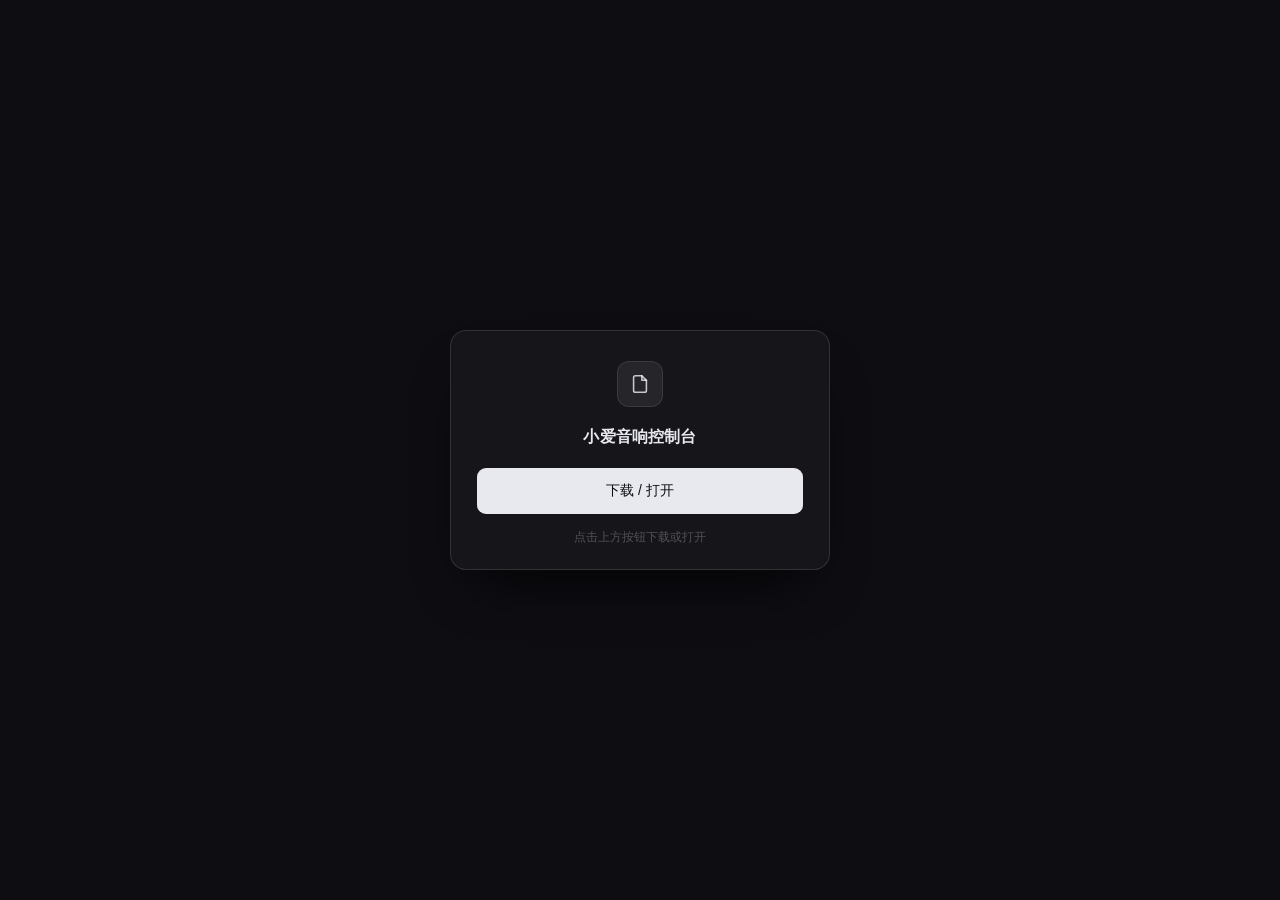
<file: index.html>
<!DOCTYPE html>
<html lang="zh-CN">
<head>
<meta charset="UTF-8">
<meta name="viewport" content="width=device-width, initial-scale=1">
<title>小爱音响控制台 · 跳转下载地址</title>
<style>
  * { box-sizing: border-box; }
  body {
    margin: 0; min-height: 100vh;
    display: grid; place-items: center;
    background: #0d0d12; color: #e8e8ef;
    font: 14px/1.7 -apple-system, BlinkMacSystemFont, "PingFang SC", "Microsoft YaHei", sans-serif;
    -webkit-font-smoothing: antialiased;
    padding: 24px;
  }
  .box {
    width: 100%; max-width: 380px;
    padding: 30px 26px 22px;
    text-align: center;
    border: 1px solid rgba(255,255,255,.12);
    border-radius: 16px;
    background: rgba(255,255,255,.035);
    box-shadow: 0 30px 60px -30px #000;
  }
  .ico {
    width: 46px; height: 46px; margin: 0 auto 16px;
    border-radius: 12px;
    background: rgba(255,255,255,.07);
    border: 1px solid rgba(255,255,255,.1);
    display: grid; place-items: center;
    color: rgba(255,255,255,.75);
  }
  h1 { font-size: 16px; font-weight: 600; margin: 0 0 18px; letter-spacing: .01em; }
  .btn {
    display: block; width: 100%;
    padding: 11px 0;
    border-radius: 9px;
    background: #e8e8ef; color: #0d0d12;
    text-decoration: none;
    font-size: 14px; font-weight: 500;
    transition: background .15s;
  }
  .btn:hover { background: #fff; }
  .tip { margin: 14px 0 0; font-size: 11.5px; color: rgba(255,255,255,.26); }

  .views {
    margin: 18px 0 0;
    padding-top: 14px;
    border-top: 1px solid rgba(255,255,255,.07);
    font-size: 12px;
    color: rgba(255,255,255,.34);
    letter-spacing: .02em;
  }
  .views b {
    font-weight: 600;
    color: rgba(255,255,255,.72);
    font-variant-numeric: tabular-nums;
    margin-left: 5px;
  }
</style>
</head>
<body>
  <div class="box">
    <div class="ico">
      <svg width="22" height="22" viewBox="0 0 24 24" fill="none" stroke="currentColor" stroke-width="1.7" stroke-linecap="round" stroke-linejoin="round">
        <path d="M14 3H7a2 2 0 0 0-2 2v14a2 2 0 0 0 2 2h10a2 2 0 0 0 2-2V8z"/>
        <path d="M14 3v5h5"/>
      </svg>
    </div>
    <h1>小爱音响控制台</h1>
    <a class="btn" id="dl" href="https://pub-d389fdf4f7f647648018e562a94b7aba.r2.dev/%E5%B0%8F%E7%88%B1%E9%9F%B3%E5%93%8D%E6%8E%A7%E5%88%B6%E5%8F%B0/%E5%B0%8F%E7%88%B1%E9%9F%B3%E5%93%8D%E6%8E%A7%E5%88%B6%E5%8F%B0.pdf" target="_blank" rel="noopener">下载 / 打开</a>
    <p class="tip">点击上方按钮下载或打开</p>
  </div>

<script>
(function () {
  var PDF = 'https://pub-d389fdf4f7f647648018e562a94b7aba.r2.dev/%E5%B0%8F%E7%88%B1%E9%9F%B3%E5%93%8D%E6%8E%A7%E5%88%B6%E5%8F%B0/%E5%B0%8F%E7%88%B1%E9%9F%B3%E5%93%8D%E6%8E%A7%E5%88%B6%E5%8F%B0.pdf';
  var SB  = 'https://mzxjyupadsakhsceidvm.supabase.co';
  var KEY = 'eyJhbGciOiJIUzI1NiIsInR5cCI6IkpXVCJ9.eyJpc3MiOiJzdXBhYmFzZSIsInJlZiI6Im16eGp5dXBhZHNha2hzY2VpZHZtIiwicm9sZSI6ImFub24iLCJpYXQiOjE3NzIzNDUzNjYsImV4cCI6MjA4NzkyMTM2Nn0.M4sPqp3-oYuw7JlRYmcqnCkLbRPvDYi7O6yMMdPXu88';
  var HDR = { apikey: KEY, Authorization: 'Bearer ' + KEY, 'Content-Type': 'application/json' };
  var SEEN = 'pv_1188188';

  var dl = document.getElementById('dl');
  if (dl) dl.href = PDF;

  async function run() {
    var seen = false;
    try { seen = !!sessionStorage.getItem(SEEN); } catch (e) { seen = false; }
    if (seen) return;

    try {
      var r = await fetch(SB + '/rest/v1/rpc/bump_view', {
        method: 'POST', headers: HDR, body: '{}', keepalive: true
      });
      if (r.ok) { try { sessionStorage.setItem(SEEN, '1'); } catch (e) {} }
    } catch (e) {}
  }

  run();
})();
</script>
</body>
</html>
</file>
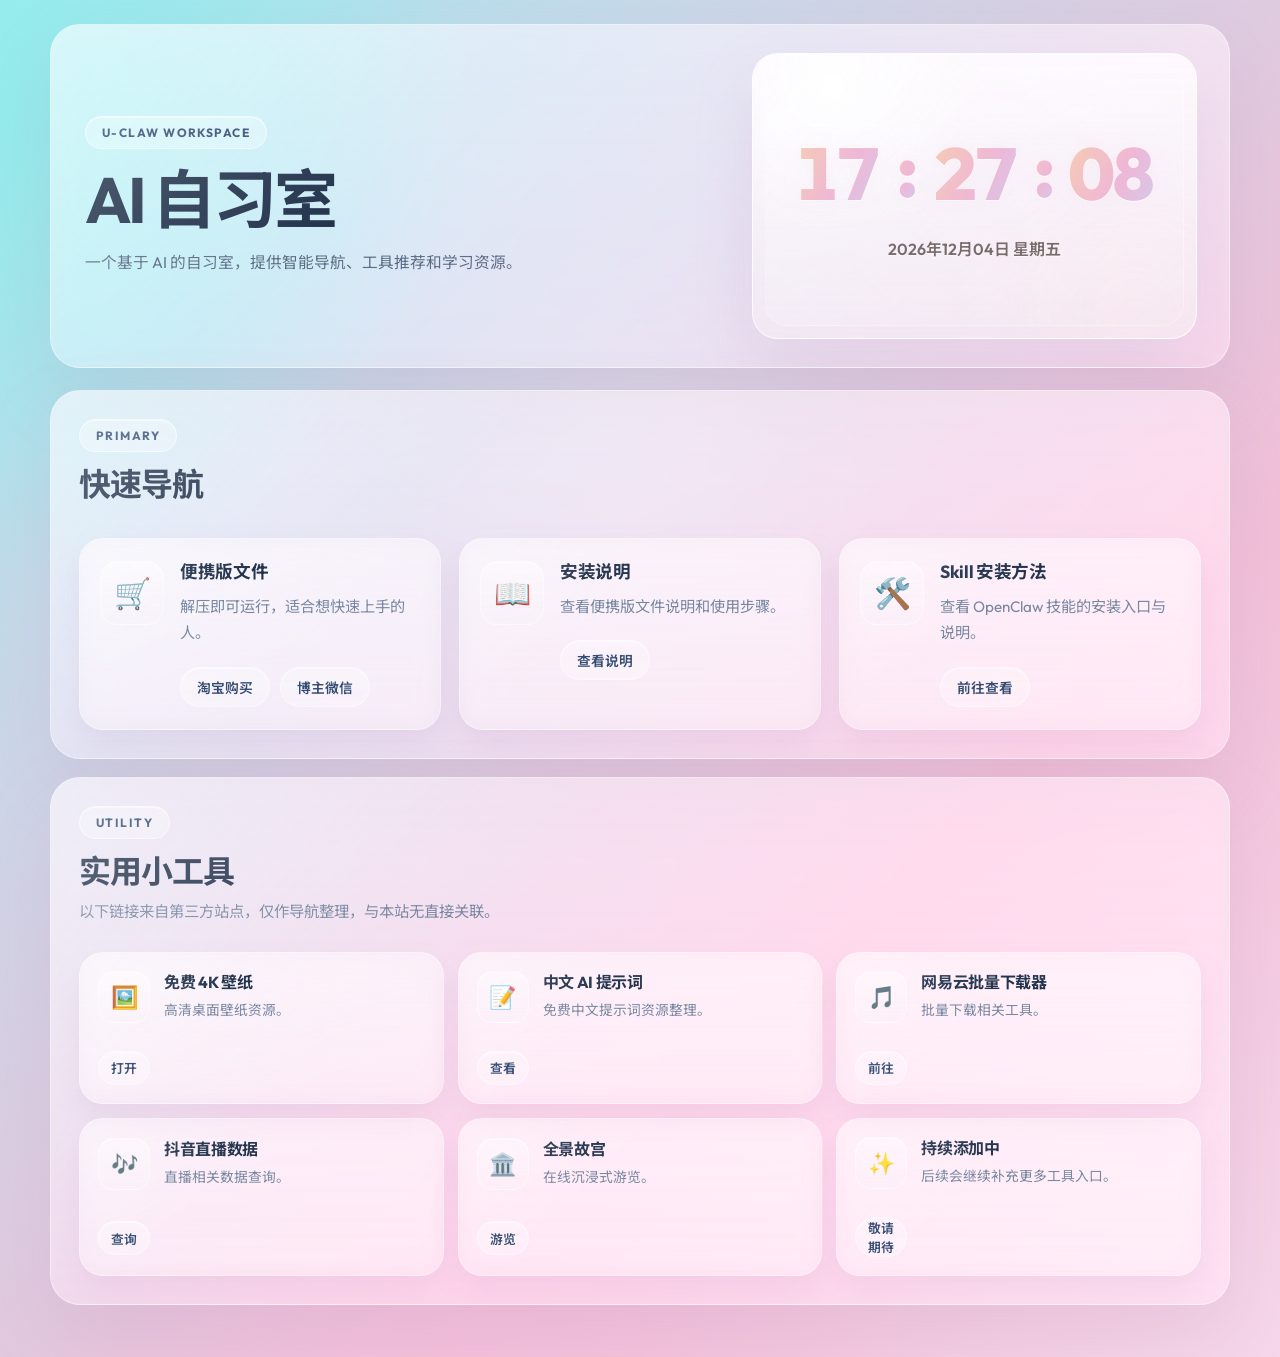
<file: claw/index.html>
<!DOCTYPE html>
<html lang="zh-CN">
<head>
  <meta charset="UTF-8" />
  <meta name="viewport" content="width=device-width, initial-scale=1.0" />
  <title>AI自习室 - U-CLAW Workspace | 智能导航与实用工具</title>
  <meta name="description" content="AI自习室是一个基于AI的智能工作空间，提供快速导航、实用工具推荐和学习资源整理，助你高效工作与学习。" />
  <meta name="keywords" content="AI自习室, U-CLAW, 工具导航, 学习资源, 实用工具" />
  <meta name="author" content="U-CLAW" />
  <!-- Open Graph -->
  <meta property="og:type" content="website" />
  <meta property="og:title" content="AI自习室 - U-CLAW Workspace" />
  <meta property="og:description" content="基于AI的智能工作空间，提供快速导航、实用工具推荐和学习资源整理。" />
  <meta property="og:site_name" content="U-CLAW Workspace" />
  <!-- Twitter Card -->
  <meta name="twitter:card" content="summary" />
  <meta name="twitter:title" content="AI自习室 - U-CLAW Workspace" />
  <meta name="twitter:description" content="基于AI的智能工作空间，提供快速导航、实用工具推荐和学习资源整理。" />
  <link rel="preconnect" href="https://fonts.googleapis.com" />
  <link rel="preconnect" href="https://fonts.gstatic.com" crossorigin />
  <link href="https://fonts.googleapis.com/css2?family=Outfit:wght@400;500;600;700&family=Noto+Sans+SC:wght@400;500;700&display=swap" rel="stylesheet" />
  <link rel="stylesheet" href="style.css?v=4" />
</head>
<body>
  <div class="page-bg" aria-hidden="true"></div>

  <main class="layout">
    <section class="hero-panel glass-panel">
      <div class="hero-copy">
        <span class="eyebrow">U-CLAW WORKSPACE</span>
        <h1>AI 自习室</h1>
        <p>一个基于 AI 的自习室，提供智能导航、工具推荐和学习资源。</p>
      </div>

      <section class="time-section" aria-label="当前时间">
        <div id="clockTime" class="clock-panel__time" role="timer" aria-live="polite">
          <span class="time-num">00</span>
          <span class="colon">:</span>
          <span class="time-num">00</span>
          <span class="colon seconds-colon">:</span>
          <span class="time-num seconds-part">00</span>
        </div>
        <div id="clockDate" class="clock-panel__date">0000年00月00日 星期一</div>
      </section>
    </section>

    <section class="nav-section glass-panel">
      <div class="section-head">
        <div>
          <span class="section-kicker">Primary</span>
          <h2>快速导航</h2>
          <p></p>
        </div>
      </div>

      <div id="navGrid" class="nav-grid"></div>
    </section>

    <section class="tools-section glass-panel">
      <div class="section-head section-head--tools">
        <div>
          <span class="section-kicker">Utility</span>
          <h2>实用小工具</h2>
          <p>以下链接来自第三方站点，仅作导航整理，与本站无直接关联。</p>
        </div>
      </div>

      <div id="toolsGrid" class="tools-grid"></div>
    </section>
  </main>

  <template id="navCardTemplate">
    <div class="nav-card nav-card--primary">
      <div class="nav-card__icon"></div>
      <div class="nav-card__content">
        <h3 class="nav-card__title"></h3>
        <p class="nav-card__description"></p>
        <div class="nav-card__actions"></div>
      </div>
    </div>
  </template>

  <template id="toolCardTemplate">
    <a class="nav-card tool-link-card" target="_blank" rel="noopener noreferrer">
      <div class="nav-card__icon"></div>
      <div class="nav-card__content">
        <h3 class="nav-card__title"></h3>
        <p class="nav-card__description"></p>
      </div>
      <span class="nav-card__action"></span>
    </a>
  </template>

  <script src="app.js"></script>
</body>
</html>
</file>
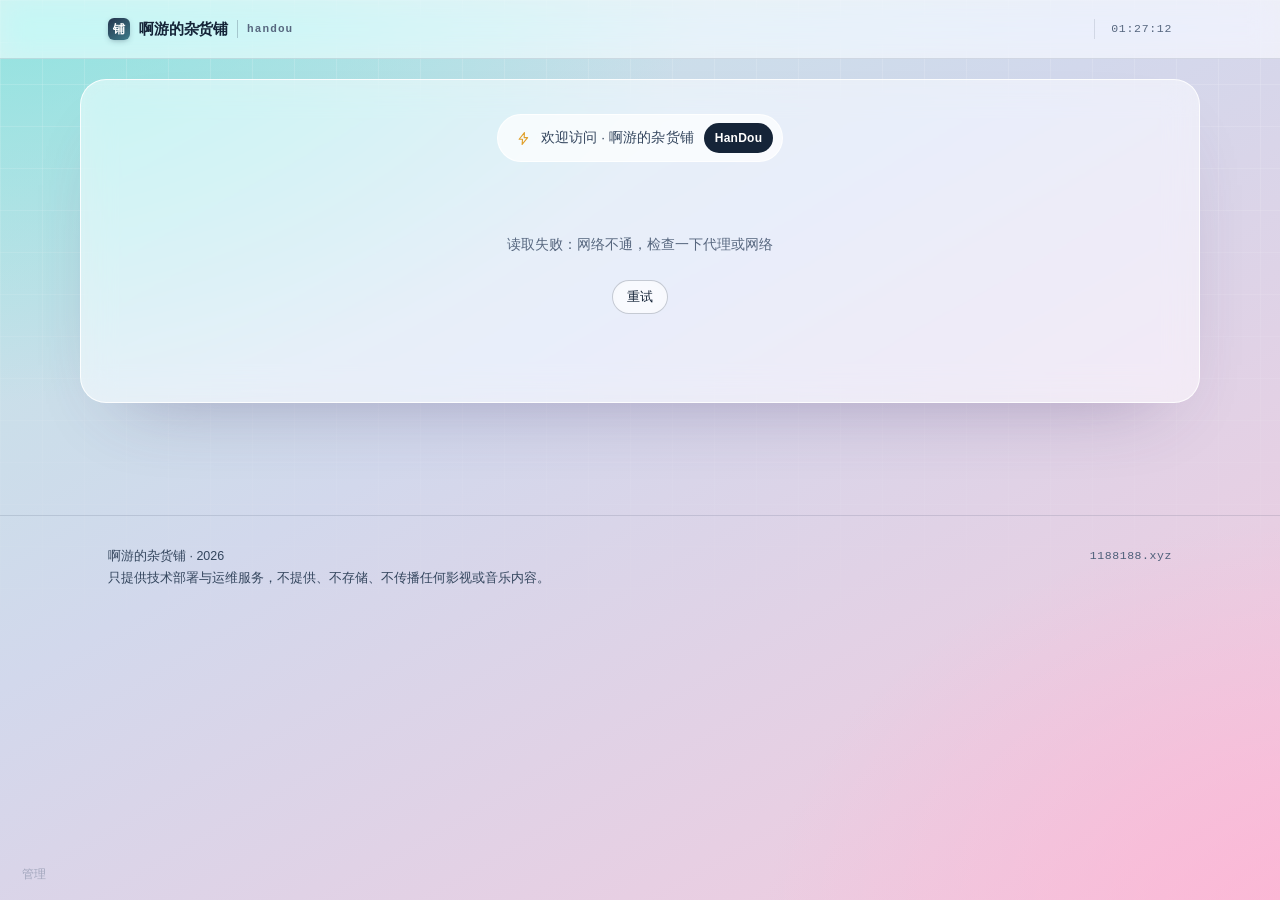
<file: handou/index.html>
<!DOCTYPE html>
<html lang="zh-CN">
<head>
<meta charset="UTF-8">
<meta name="viewport" content="width=device-width, initial-scale=1">
<title>啊游的杂货铺</title>
<meta name="description" content="NAS 折腾笔记、常用入口、技术服务。只做技术部署与运维。">
<link rel="stylesheet" href="assets/css/tokens.css">
<link rel="stylesheet" href="assets/css/base.css">
<link rel="stylesheet" href="assets/css/components.css">
<style>
  /* ---- 首页专有 ---- */
  .home-hd {
    display: flex;
    justify-content: center;
    padding-block: clamp(22px, 3.6vw, 34px) clamp(18px, 3vw, 26px);
  }
  .welcome {
    display: inline-flex;
    align-items: center;
    gap: 10px;
    padding: 8px 9px 8px 18px;
    border-radius: 999px;
    background: rgba(255, 255, 255, .72);
    border: 1px solid rgba(255, 255, 255, .82);
    box-shadow: 0 12px 28px -24px rgba(60, 44, 92, .8);
    font-size: 13.5px;
    color: var(--ink-2);
    letter-spacing: .01em;
  }
  .welcome svg { width: 15px; height: 15px; color: #E0A02C; flex: 0 0 auto; }
  .welcome b {
    font-size: 12px; font-weight: 600; letter-spacing: .02em;
    color: #fff; background: var(--ink);
    padding: 5px 11px; border-radius: 999px;
  }

  /* 首页没有搜索条，第一组贴着欢迎条 */
  .home #navList { margin-top: 2px; }
  .home .grp:first-child .grp__head { padding-top: 4px; }

  /* 技术服务这一组，标题样式跟上面两组一致 */

  /* 底部一条通往「乱七八糟」 */

  /* 左下角后台入口 */
  .corner-admin {
    position: fixed; left: 16px; bottom: 12px; z-index: 40;
    font-size: 12px; letter-spacing: .02em;
    color: var(--ink-3); opacity: .38;
    text-decoration: none;
    padding: 4px 6px; border-radius: 6px;
    transition: opacity .18s, color .18s, background .18s;
  }
  .corner-admin:hover {
    opacity: .95; color: var(--accent-deep);
    background: rgba(255,255,255,.55);
  }

  @media (max-width: 560px) {
    .welcome { font-size: 12.5px; padding: 7px 8px 7px 14px; gap: 8px; }
      .corner-admin { left: 12px; bottom: 10px; }
  }
</style>
</head>
<body>

<!-- ===== 顶栏 ===== -->
<header class="topbar">
  <div class="wrap topbar__in">
    <a class="brand" href="index.html">
      <span class="brand__mark">铺</span>
      <span>啊游的杂货铺</span>
      <span class="brand__sub">handou</span>
    </a>
    <span class="topbar__meta" data-clock>--:--:--</span>
  </div>
</header>

<main>
  <section class="wrap home">

    <!-- 欢迎条 -->
    <div class="home-hd">
      <div class="welcome">
        <svg viewBox="0 0 24 24" fill="none" stroke="currentColor" stroke-width="1.8"
             stroke-linecap="round" stroke-linejoin="round" aria-hidden="true">
          <path d="M13.5 2.5 5 13.2h5.4L9.8 21.5 18.6 10.6h-5.5l.4-8.1Z"/>
        </svg>
        <span>欢迎访问 · 啊游的杂货铺</span>
        <b>HanDou</b>
      </div>
    </div>

    <!-- 常用 / 其他：脚本按 Supabase 数据渲染 -->
    <div id="navList"></div>

  </section>
</main>

<!-- 左下角的后台入口：和原来一样，低调贴着屏幕边 -->
<a class="corner-admin" href="admin/index.html" title="后台管理">管理</a>

<footer class="foot">
  <div class="wrap foot__in">
    <div>
      啊游的杂货铺 · <span data-year></span><br>
      只提供技术部署与运维服务，不提供、不存储、不传播任何影视或音乐内容。
    </div>
    <div class="r">
      1188188.xyz
    </div>
  </div>
</footer>

<!-- ===== 口令浮层 ===== -->
<div class="modal" id="passModal" data-open="false" role="dialog" aria-modal="true" aria-labelledby="passTitle">
  <div class="modal__box">
    <div class="modal__t" id="passTitle">受口令保护</div>
    <div class="modal__d" id="passDesc">这个入口需要口令才能打开。</div>
    <div style="margin-top:16px">
      <label class="field">
        <span>口令</span>
        <input class="inp" id="passInput" type="password" autocomplete="off" placeholder="输入后回车">
      </label>
      <div style="min-height:20px;margin-top:8px;font-size:12.5px;color:var(--lock)" id="passErr"></div>
    </div>
    <div class="modal__acts">
      <button class="btn btn--ghost" data-close>取消</button>
      <button class="btn btn--solid" id="passOk">打开</button>
    </div>
  </div>
</div>

<script src="assets/js/config.js"></script>
<script src="assets/js/db.js"></script>
<script src="assets/js/common.js"></script>
<script src="assets/js/nav.js"></script>
</body>
</html>
</file>
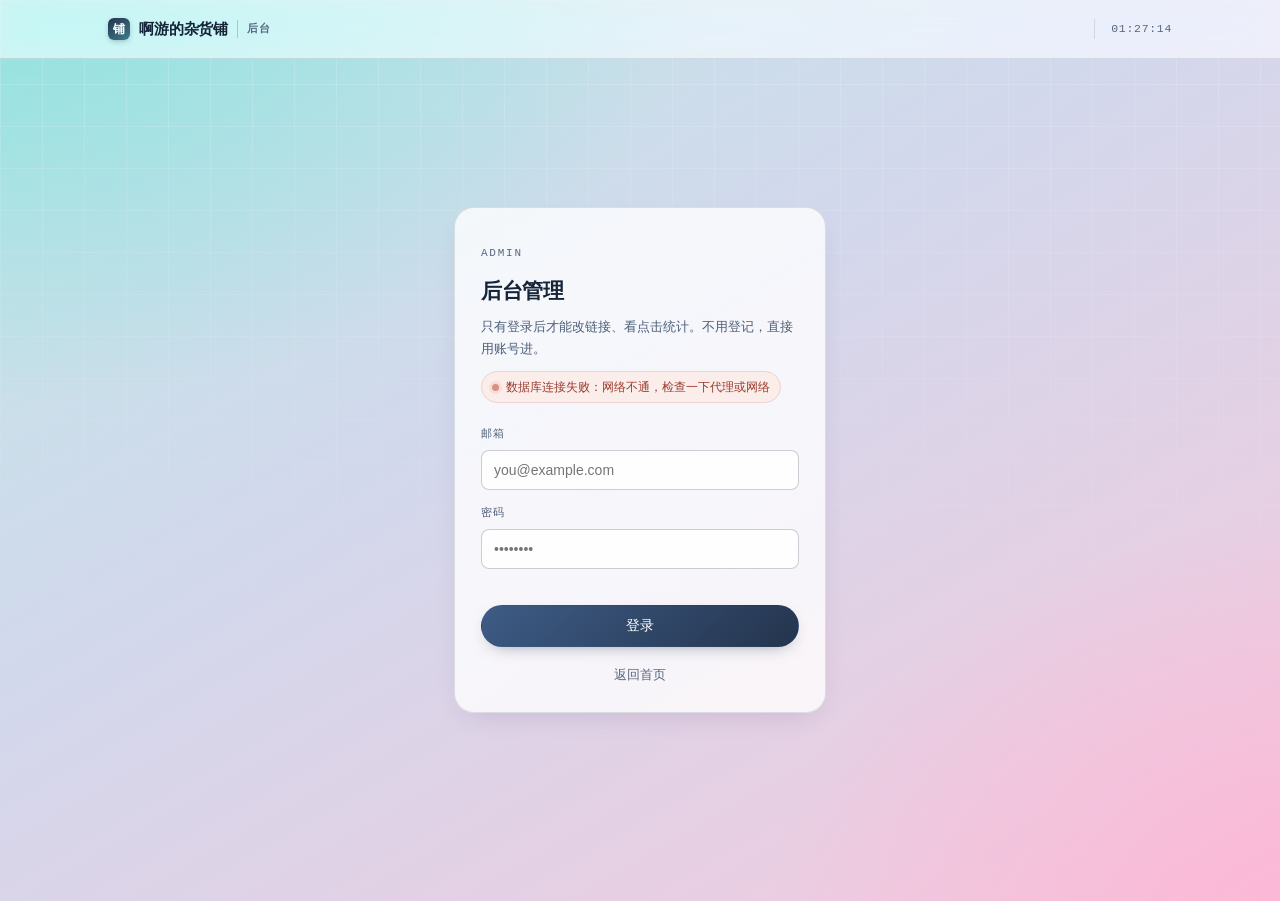
<file: handou/admin/index.html>
<!DOCTYPE html>
<html lang="zh-CN">
<head>
<meta charset="UTF-8">
<meta name="viewport" content="width=device-width, initial-scale=1">
<title>登录 · 啊游的杂货铺</title>
<meta name="robots" content="noindex, nofollow">
<link rel="stylesheet" href="../assets/css/tokens.css">
<link rel="stylesheet" href="../assets/css/base.css">
<link rel="stylesheet" href="../assets/css/components.css">
<link rel="stylesheet" href="../assets/css/admin.css">
</head>
<body>

<header class="topbar">
  <div class="wrap topbar__in">
    <a class="brand" href="../index.html">
      <span class="brand__mark">铺</span>
      <span>啊游的杂货铺</span>
      <span class="brand__sub">后台</span>
    </a>
    <span class="topbar__meta" data-clock>--:--:--</span>
  </div>
</header>

<!-- ===================== 登录 ===================== -->
<div id="loginView" class="auth">
  <div class="auth__box">
    <span class="k">Admin</span>
    <h1>后台管理</h1>
    <p>只有登录后才能改链接、看点击统计。不用登记，直接用账号进。</p>
    <div class="conn" id="connLogin">
      <span class="conn__dot"></span><span class="conn__tx">检查数据库连接…</span>
    </div>

    <form class="auth__form" id="loginForm" autocomplete="on">
      <label class="field">
        <span>邮箱</span>
        <input class="inp" id="emailInput" type="email" autocomplete="username"
               placeholder="you@example.com" required>
      </label>
      <label class="field">
        <span>密码</span>
        <input class="inp" id="passInput" type="password" autocomplete="current-password"
               placeholder="••••••••" required>
      </label>
      <div class="auth__err" id="loginErr"></div>
      <button class="btn btn--solid btn--block" id="loginBtn" type="submit" style="margin-top:6px">登录</button>
    </form>

    <a class="auth__back" href="../index.html">返回首页</a>
  </div>
</div>

<script src="../assets/js/config.js"></script>
<script src="../assets/js/db.js"></script>
<script src="../assets/js/common.js"></script>
<script src="../assets/js/admin-login.js"></script>
</body>
</html>
</file>
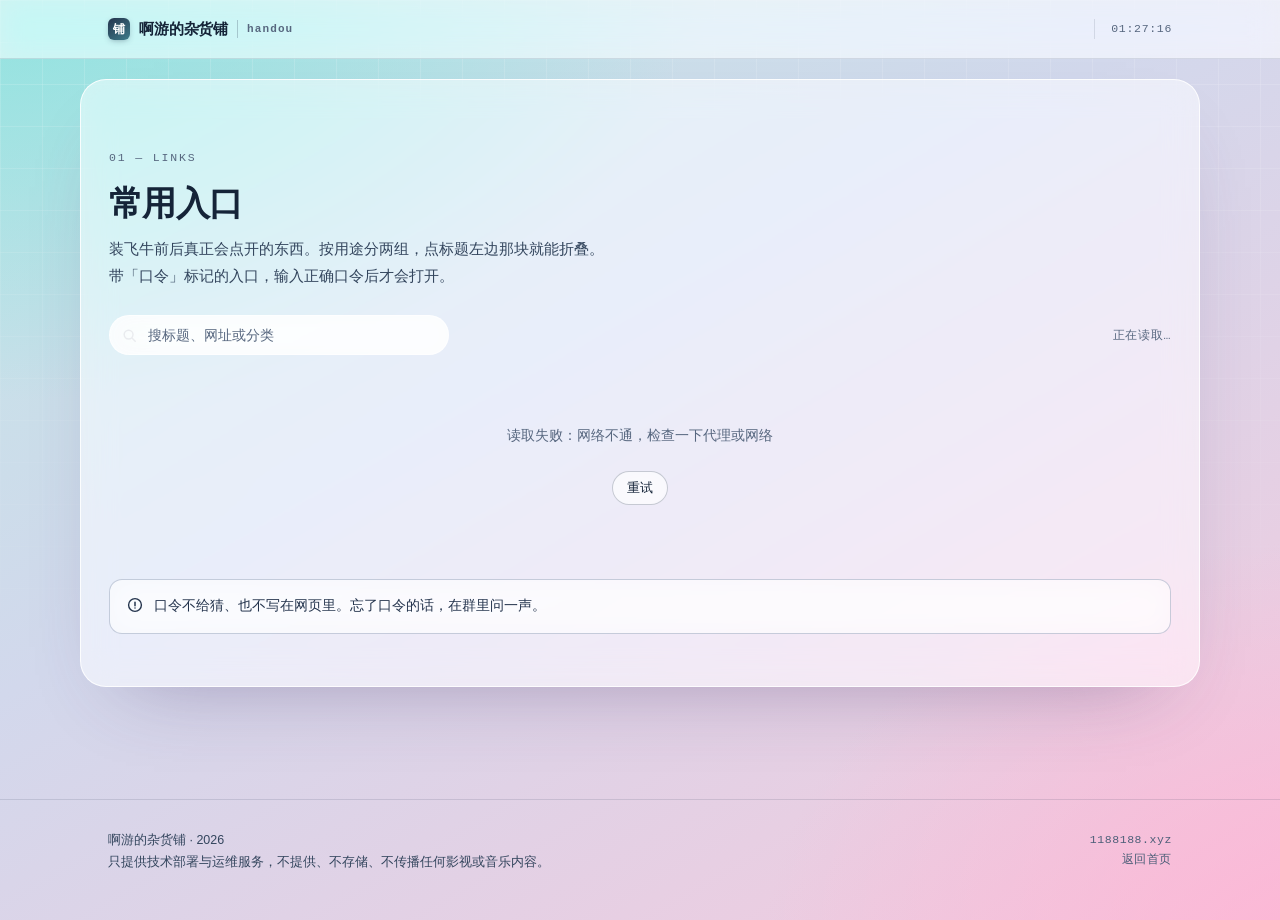
<file: handou/nav/index.html>
<!DOCTYPE html>
<html lang="zh-CN">
<head>
<meta charset="UTF-8">
<meta name="viewport" content="width=device-width, initial-scale=1">
<title>常用入口 · 啊游的杂货铺</title>
<meta name="description" content="飞牛 NAS 安装资料、教程、交流群与常用站点。">
<link rel="stylesheet" href="../assets/css/tokens.css">
<link rel="stylesheet" href="../assets/css/base.css">
<link rel="stylesheet" href="../assets/css/components.css">
<style>
  .page-head { padding-block: clamp(40px, 6vw, 68px) 26px; }
  .page-head .k {
    display: block; font-family: var(--mono); font-size: 11.5px;
    letter-spacing: .16em; text-transform: uppercase; color: var(--ink-4);
  }
  .page-head h1 { margin: 14px 0 0; font-size: clamp(26px, 3.4vw, 34px);
                  font-weight: 600; letter-spacing: -.02em; line-height: 1.25; }
  .page-head .sub { margin-top: 12px; max-width: 34em; }
  .page-tools {
    display: flex; align-items: center; gap: 16px;
    margin: 26px 0 0; flex-wrap: wrap;
  }
  .page-tools .search { flex: 1 1 260px; max-width: 340px; }
  .page-tools .meta {
    font-family: var(--mono); font-size: 11.5px; color: var(--ink-4);
    letter-spacing: .06em; margin-left: auto;
  }
  .nav-body { padding-bottom: 8px; }
  .nav-note { margin-top: 30px; }
  @media (max-width: 560px) {
    .page-tools .meta { margin-left: 0; width: 100%; }
  }
</style>
</head>
<body>

<header class="topbar">
  <div class="wrap topbar__in">
    <a class="brand" href="../index.html">
      <span class="brand__mark">铺</span>
      <span>啊游的杂货铺</span>
      <span class="brand__sub">handou</span>
    </a>
    <span class="topbar__meta" data-clock>--:--:--</span>
  </div>
</header>

<main>
  <div class="wrap page-head">
    <span class="k">01 — Links</span>
    <h1>常用入口</h1>
    <p class="t-body sub">
      装飞牛前后真正会点开的东西。按用途分两组，点标题左边那块就能折叠。
      带「口令」标记的入口，输入正确口令后才会打开。
    </p>

    <div class="page-tools">
      <label class="search">
        <svg width="15" height="15" viewBox="0 0 15 15" fill="none" aria-hidden="true">
          <circle cx="6.6" cy="6.6" r="4.4" stroke="currentColor" stroke-width="1.5"/>
          <path d="m10.2 10.2 3 3" stroke="currentColor" stroke-width="1.5" stroke-linecap="round"/>
        </svg>
        <input id="navSearch" type="search" placeholder="搜标题、网址或分类" autocomplete="off">
      </label>
      <span class="meta" id="navCount">正在读取…</span>
    </div>
  </div>

  <div class="wrap nav-body">
    <div id="navList"></div>

    <div class="notice nav-note">
      <svg width="16" height="16" viewBox="0 0 16 16" fill="none" aria-hidden="true">
        <circle cx="8" cy="8" r="6.4" stroke="currentColor" stroke-width="1.4"/>
        <path d="M8 5.2v3.6M8 10.9v.1" stroke="currentColor" stroke-width="1.5" stroke-linecap="round"/>
      </svg>
      <span>口令不给猜、也不写在网页里。忘了口令的话，在群里问一声。</span>
    </div>
  </div>
</main>

<footer class="foot">
  <div class="wrap foot__in">
    <div>
      啊游的杂货铺 · <span data-year></span><br>
      只提供技术部署与运维服务，不提供、不存储、不传播任何影视或音乐内容。
    </div>
    <div class="r">
      1188188.xyz<br>
      <a href="../index.html">返回首页</a>
    </div>
  </div>
</footer>

<!-- ===== 口令浮层 ===== -->
<div class="modal" id="passModal" data-open="false" role="dialog" aria-modal="true" aria-labelledby="passTitle">
  <div class="modal__box">
    <div class="modal__t" id="passTitle">受口令保护</div>
    <div class="modal__d" id="passDesc">这个入口需要口令才能打开。</div>
    <div style="margin-top:16px">
      <label class="field">
        <span>口令</span>
        <input class="inp" id="passInput" type="password" autocomplete="off" placeholder="输入后回车">
      </label>
      <div style="min-height:20px;margin-top:8px;font-size:12.5px;color:var(--lock)" id="passErr"></div>
    </div>
    <div class="modal__acts">
      <button class="btn btn--ghost" data-close>取消</button>
      <button class="btn btn--solid" id="passOk">打开</button>
    </div>
  </div>
</div>

<script src="../assets/js/config.js"></script>
<script src="../assets/js/db.js"></script>
<script src="../assets/js/common.js"></script>
<script src="../assets/js/nav.js"></script>
</body>
</html>
</file>
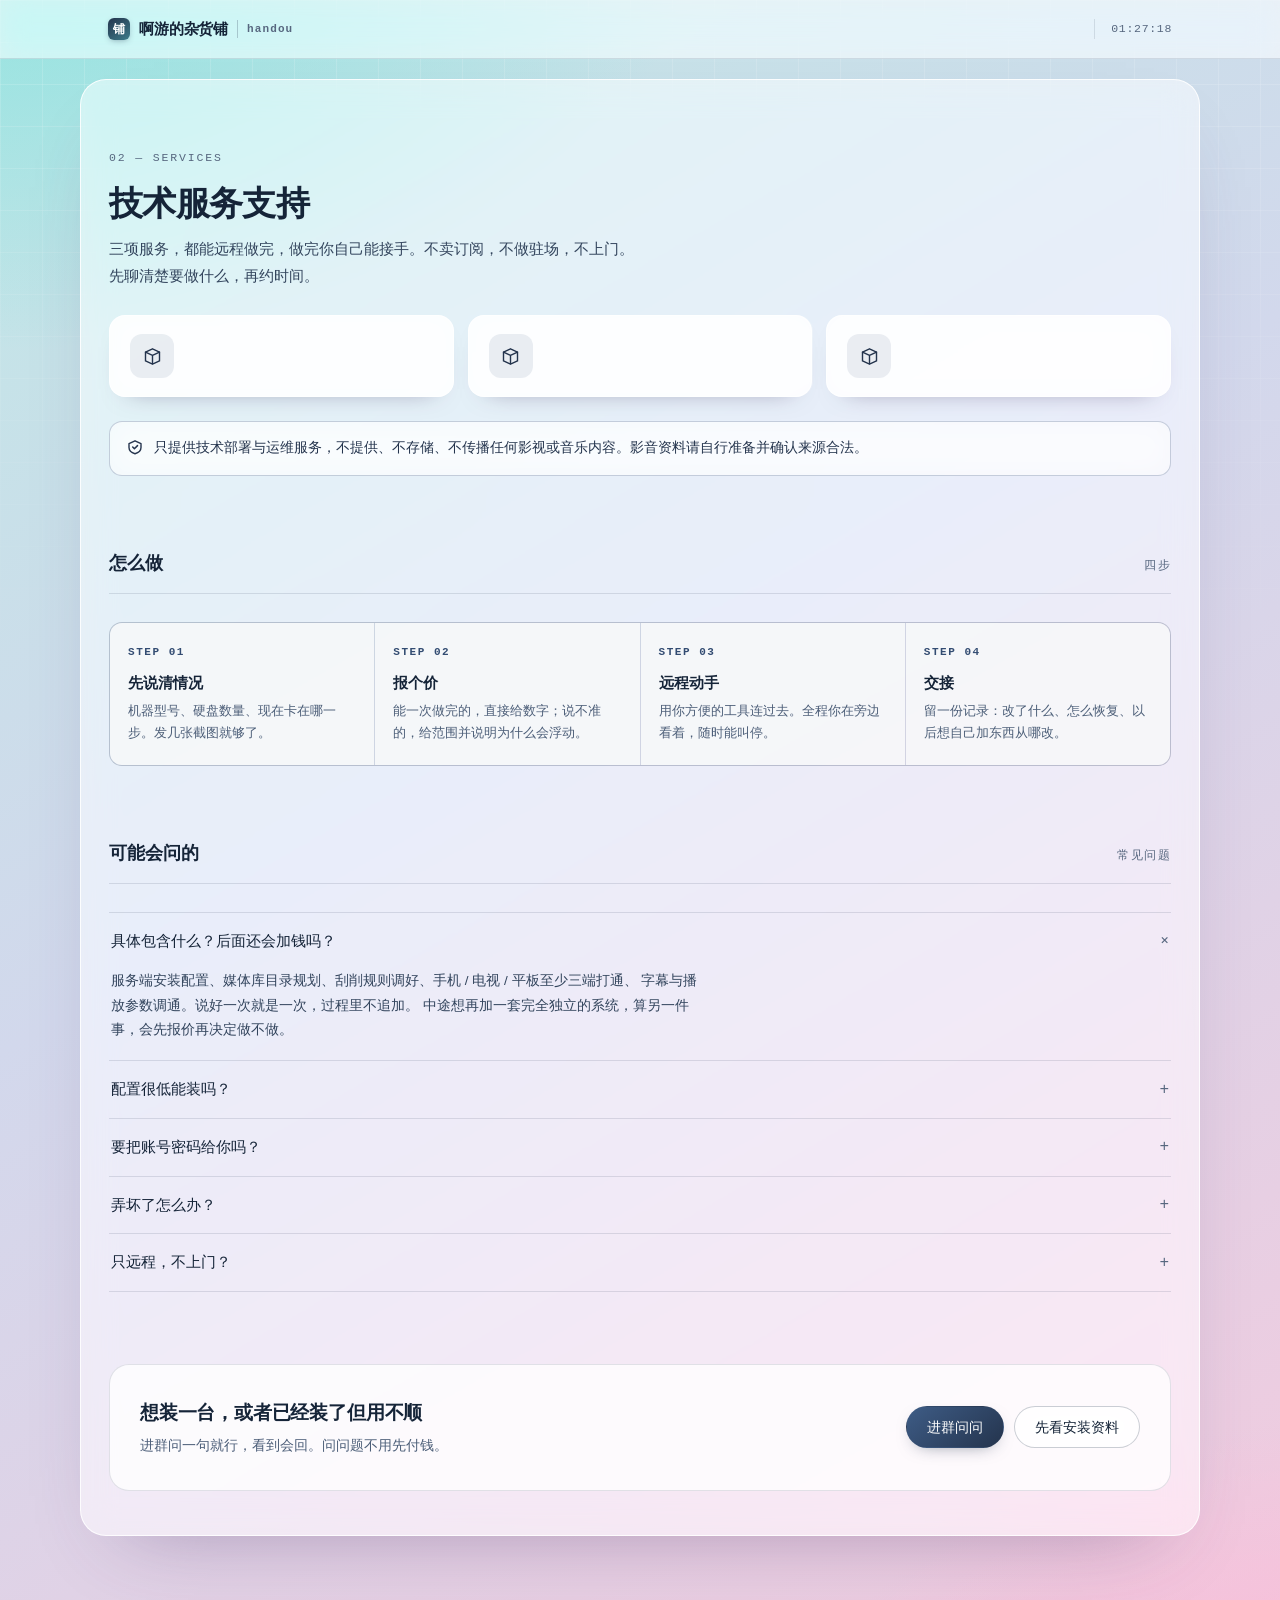
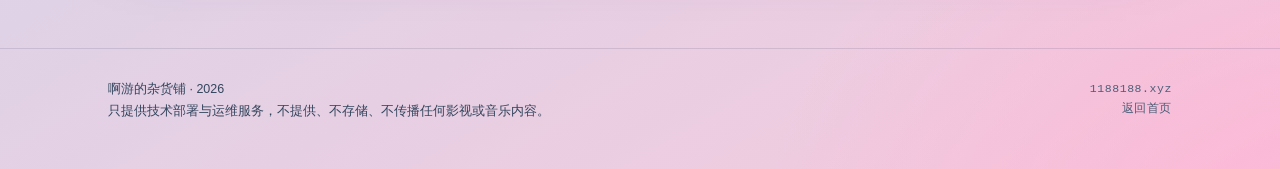
<file: handou/services/index.html>
<!DOCTYPE html>
<html lang="zh-CN">
<head>
<meta charset="UTF-8">
<meta name="viewport" content="width=device-width, initial-scale=1">
<title>技术服务 · 啊游的杂货铺</title>
<meta name="description" content="影音库搭建、音乐库整理、NAS 部署与运维。远程交付，只做技术。">
<link rel="stylesheet" href="../assets/css/tokens.css">
<link rel="stylesheet" href="../assets/css/base.css">
<link rel="stylesheet" href="../assets/css/components.css">
<style>
  .page-head { padding-block: clamp(40px, 6vw, 68px) 22px; }
  .page-head .k { display: block; font-family: var(--mono); font-size: 11.5px;
                  letter-spacing: .16em; text-transform: uppercase; color: var(--ink-4); }
  .page-head h1 { margin: 14px 0 0; font-size: clamp(26px, 3.4vw, 34px);
                  font-weight: 600; letter-spacing: -.02em; line-height: 1.25; }
  .page-head .sub { margin-top: 12px; max-width: 36em; }

  /* 流程 */
  .steps {
    display: grid; grid-template-columns: repeat(4, 1fr);
    gap: 1px; background: var(--line);
    border: 1px solid var(--line); border-radius: var(--r-m); overflow: hidden;
    margin-top: 18px;
  }
  .step { background: var(--card); padding: 20px 18px 22px; }
  .step b { display: block; font-family: var(--mono); font-size: 11px;
            letter-spacing: .14em; color: var(--accent); margin-bottom: 9px; }
  .step h3 { font-size: 14.5px; font-weight: 600; }
  .step p { font-size: 13px; color: var(--ink-3); line-height: 1.65; margin-top: 5px; }

  /* FAQ */
  .faq { border-top: 1px solid var(--line); }
  .faq details { border-bottom: 1px solid var(--line); }
  .faq summary {
    list-style: none; cursor: pointer; padding: 16px 2px;
    display: flex; align-items: center; gap: 12px;
    font-size: 14.5px; font-weight: 500;
  }
  .faq summary::-webkit-details-marker { display: none; }
  .faq summary::after {
    content: "+"; margin-left: auto; font-family: var(--mono);
    font-size: 16px; color: var(--ink-4); line-height: 1;
    transition: transform .2s;
  }
  .faq details[open] summary::after { transform: rotate(45deg); }
  .faq .a { padding: 0 2px 18px; font-size: 13.5px; line-height: 1.8; color: var(--ink-2); max-width: 44em; }

  /* CTA */
  .cta {
    margin-top: var(--gap-7);
    border: 1px solid var(--line);
    border-radius: var(--r-l);
    padding: 32px 30px;
    display: flex; align-items: center; gap: 24px; flex-wrap: wrap;
    background: var(--card);
  }
  .cta h2 { font-size: 19px; font-weight: 600; letter-spacing: -.01em; }
  .cta p { font-size: 13.5px; color: var(--ink-3); margin-top: 6px; }
  .cta .acts { margin-left: auto; display: flex; gap: 10px; flex-wrap: wrap; }

  @media (max-width: 860px) {
    .steps { grid-template-columns: repeat(2, 1fr); }
  }
  @media (max-width: 560px) {
    .steps { grid-template-columns: 1fr; }
    .cta { padding: 24px 20px; }
    .cta .acts { margin-left: 0; width: 100%; }
    .cta .acts .btn { flex: 1; justify-content: center; }
  }
</style>
</head>
<body>

<header class="topbar">
  <div class="wrap topbar__in">
    <a class="brand" href="../index.html">
      <span class="brand__mark">铺</span>
      <span>啊游的杂货铺</span>
      <span class="brand__sub">handou</span>
    </a>
    <span class="topbar__meta" data-clock>--:--:--</span>
  </div>
</header>

<main>
  <div class="wrap page-head">
    <span class="k">02 — Services</span>
    <h1>技术服务支持</h1>
    <p class="t-body sub">
      三项服务，都能远程做完，做完你自己能接手。不卖订阅，不做驻场，不上门。
      先聊清楚要做什么，再约时间。
    </p>
  </div>

  <!-- ===== 服务清单 ===== -->
  <section class="wrap">
    <div class="svcards" id="svcList">
      <a class="svcard" href="movie.html">
        <span class="svcard__ic"><svg viewBox="0 0 24 24" fill="none" stroke="currentColor" stroke-width="1.6" stroke-linecap="round" stroke-linejoin="round" aria-hidden="true"><rect x="3" y="4.5" width="18" height="15" rx="2.2"/><path d="M7.4 4.5v15M16.6 4.5v15M3 9.6h4.4M3 14.4h4.4M16.6 9.6H21M16.6 14.4H21"/></svg></span>
        <span class="svcard__h">
          <span class="svcard__t">私人影音库搭建</span>
          <span class="svbadge">热门</span>
        </span>
      </a>
      <a class="svcard" href="music.html">
        <span class="svcard__ic"><svg viewBox="0 0 24 24" fill="none" stroke="currentColor" stroke-width="1.6" stroke-linecap="round" stroke-linejoin="round" aria-hidden="true"><path d="M9 17.5V6.2l10-2v11.3"/><ellipse cx="6.5" cy="17.8" rx="2.6" ry="2.3"/><ellipse cx="16.5" cy="15.6" rx="2.6" ry="2.3"/></svg></span>
        <span class="svcard__h">
          <span class="svcard__t">音乐库整理服务</span>
          <span class="svbadge">音质党</span>
        </span>
      </a>
      <a class="svcard" href="nas.html">
        <span class="svcard__ic"><svg viewBox="0 0 24 24" fill="none" stroke="currentColor" stroke-width="1.6" stroke-linecap="round" stroke-linejoin="round" aria-hidden="true"><rect x="3.2" y="4" width="17.6" height="6.4" rx="1.8"/><rect x="3.2" y="13.6" width="17.6" height="6.4" rx="1.8"/><path d="M6.8 7.2h.02M6.8 16.8h.02M11 7.2h4.6M11 16.8h4.6"/></svg></span>
        <span class="svcard__h">
          <span class="svcard__t">NAS 远程运维</span>
          <span class="svbadge">省心</span>
        </span>
      </a>
    </div>

    <div class="notice" style="margin-top:24px">
      <svg width="16" height="16" viewBox="0 0 16 16" fill="none" aria-hidden="true">
        <path d="M8 1.8 14 4.6v4c0 3.1-2.4 5.2-6 6.1-3.6-.9-6-3-6-6.1v-4L8 1.8Z"
              stroke="currentColor" stroke-width="1.4" stroke-linejoin="round"/>
        <path d="m5.7 8 1.7 1.7L10.5 6.6" stroke="currentColor" stroke-width="1.5"
              stroke-linecap="round" stroke-linejoin="round"/>
      </svg>
      <span>只提供技术部署与运维服务，不提供、不存储、不传播任何影视或音乐内容。影音资料请自行准备并确认来源合法。</span>
    </div>
  </section>

  <!-- ===== 流程 ===== -->
  <section class="wrap mt-7">
    <div class="sec-head">
      <h2>怎么做</h2>
      <span class="n">四步</span>
    </div>
    <div class="steps">
      <div class="step">
        <b>STEP 01</b>
        <h3>先说清情况</h3>
        <p>机器型号、硬盘数量、现在卡在哪一步。发几张截图就够了。</p>
      </div>
      <div class="step">
        <b>STEP 02</b>
        <h3>报个价</h3>
        <p>能一次做完的，直接给数字；说不准的，给范围并说明为什么会浮动。</p>
      </div>
      <div class="step">
        <b>STEP 03</b>
        <h3>远程动手</h3>
        <p>用你方便的工具连过去。全程你在旁边看着，随时能叫停。</p>
      </div>
      <div class="step">
        <b>STEP 04</b>
        <h3>交接</h3>
        <p>留一份记录：改了什么、怎么恢复、以后想自己加东西从哪改。</p>
      </div>
    </div>
  </section>

  <!-- ===== FAQ ===== -->
  <section class="wrap mt-7">
    <div class="sec-head">
      <h2>可能会问的</h2>
      <span class="n">常见问题</span>
    </div>
    <div class="faq">
      <details open>
        <summary>具体包含什么？后面还会加钱吗？</summary>
        <div class="a">
          服务端安装配置、媒体库目录规划、刮削规则调好、手机 / 电视 / 平板至少三端打通、
          字幕与播放参数调通。说好一次就是一次，过程里不追加。
          中途想再加一套完全独立的系统，算另一件事，会先报价再决定做不做。
        </div>
      </details>
      <details>
        <summary>配置很低能装吗？</summary>
        <div class="a">
          看用途。只播放、不转码，对配置要求很低，老机器也跑得动；
          要在服务端实时转码才吃 CPU 和显卡。把型号发我，我直接说行不行。
        </div>
      </details>
      <details>
        <summary>要把账号密码给你吗？</summary>
        <div class="a">
          只需要临时的远程控制权限，不需要你任何网盘、视频站或影音账号。
          做完你可以立刻改密码，或者直接结束会话。
        </div>
      </details>
      <details>
        <summary>弄坏了怎么办？</summary>
        <div class="a">
          动手前先备份关键配置，出问题按备份退回；退不回去的这一单不收钱。
          数据都在你自己盘上，我全程不碰你的媒体文件。
        </div>
      </details>
      <details>
        <summary>只远程，不上门？</summary>
        <div class="a">
          对，只远程。所以机器得能联网、能开远程工具。
          如果网络本身还没通，先把宽带和光猫搞定，或者先问我怎么说。
        </div>
      </details>
    </div>
  </section>

  <!-- ===== CTA ===== -->
  <section class="wrap">
    <div class="cta">
      <div>
        <h2>想装一台，或者已经装了但用不顺</h2>
        <p>进群问一句就行，看到会回。问问题不用先付钱。</p>
      </div>
      <div class="acts">
        <a class="btn btn--solid" href="https://qm.qq.com/cgi-bin/qm/qr?k=br7ATsw792ezfqZFH-s-3Eb2jklcH_F_"
           target="_blank" rel="noopener noreferrer">进群问问</a>
        <a class="btn btn--ghost" href="../nav/index.html">先看安装资料</a>
      </div>
    </div>
  </section>
</main>

<footer class="foot">
  <div class="wrap foot__in">
    <div>
      啊游的杂货铺 · <span data-year></span><br>
      只提供技术部署与运维服务，不提供、不存储、不传播任何影视或音乐内容。
    </div>
    <div class="r">
      1188188.xyz<br>
      <a href="../index.html">返回首页</a>
    </div>
  </div>
</footer>

<script src="../assets/js/config.js"></script>
<script src="../assets/js/db.js"></script>
<script src="../assets/js/common.js"></script>
<script src="../assets/js/content.js"></script>
<script>
  CONTENT.mountServices(document.getElementById('svcList'), { base: '' });
</script>
</body>
</html>
</file>
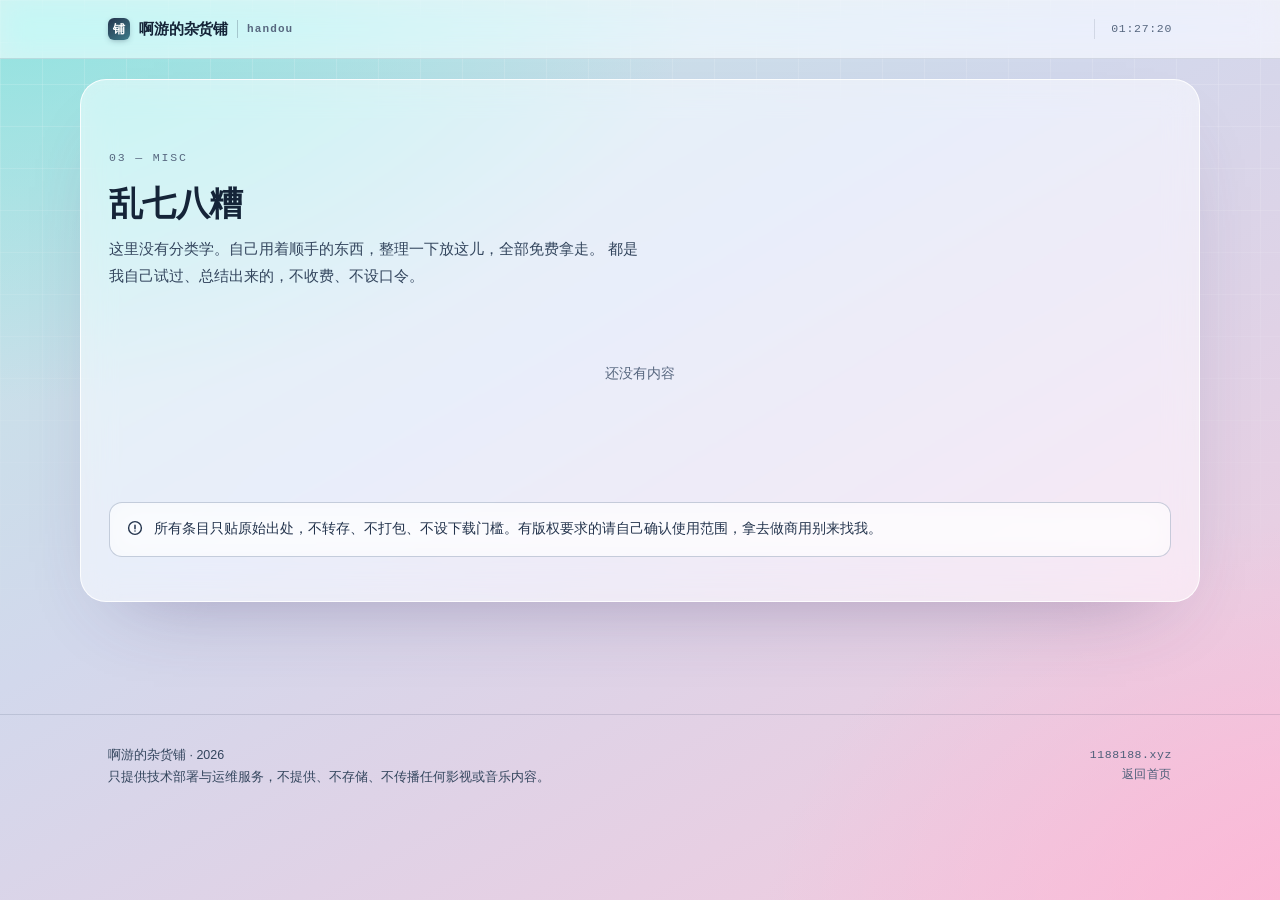
<file: handou/share/index.html>
<!DOCTYPE html>
<html lang="zh-CN">
<head>
<meta charset="UTF-8">
<meta name="viewport" content="width=device-width, initial-scale=1">
<title>乱七八糟 · 啊游的杂货铺</title>
<meta name="description" content="自己使用总结、免费分享的内容，随缘更新。">
<link rel="stylesheet" href="../assets/css/tokens.css">
<link rel="stylesheet" href="../assets/css/base.css">
<link rel="stylesheet" href="../assets/css/components.css">
<style>
  .page-head { padding-block: clamp(40px, 6vw, 68px) 30px; }
  .page-head .k { display: block; font-family: var(--mono); font-size: 11.5px;
                  letter-spacing: .16em; text-transform: uppercase; color: var(--ink-4); }
  .page-head h1 { margin: 14px 0 0; font-size: clamp(26px, 3.4vw, 34px);
                  font-weight: 600; letter-spacing: -.02em; line-height: 1.25; }
  .page-head .sub { margin-top: 12px; max-width: 36em; }

  .sblock + .sblock { margin-top: var(--gap-7); }

  /* 分享条目：一行一个，比卡片省地方，也更容易扫 */
  .slist { border-top: 1px solid var(--line); }
  .sitem {
    display: flex; align-items: center; gap: 16px;
    padding: 16px 2px;
    border-bottom: 1px solid var(--line);
    transition: background .15s;
  }
  .sitem:hover { background: rgba(255,255,255,.72); }
  .sitem:hover .sitem__t { color: var(--accent-deep); }
  .sitem__t {
    display: block;
    font-size: 15px; font-weight: 500; letter-spacing: -.005em;
    transition: color .15s;
  }
  .sitem__d { display: block; font-size: 13px; color: var(--ink-3); margin-top: 4px; line-height: 1.6; }
  .sitem__x { min-width: 0; flex: 1; }
  .sitem__go {
    flex: 0 0 auto; color: var(--ink-4);
    transition: color .15s, transform .15s;
  }
  .sitem:hover .sitem__go { color: var(--accent); transform: translateX(3px); }

  .sblank {
    display: flex; align-items: baseline; gap: 10px;
    padding: 16px 18px;
    border: 1px dashed var(--line-2);
    border-radius: var(--r-s);
    color: var(--ink-4);
    font-size: 13px;
    line-height: 1.7;
  }
  .sblank b { color: var(--ink-3); font-weight: 500; flex: 0 0 auto; }
</style>
</head>
<body>

<header class="topbar">
  <div class="wrap topbar__in">
    <a class="brand" href="../index.html">
      <span class="brand__mark">铺</span>
      <span>啊游的杂货铺</span>
      <span class="brand__sub">handou</span>
    </a>
    <span class="topbar__meta" data-clock>--:--:--</span>
  </div>
</header>

<main>
  <div class="wrap page-head">
    <span class="k">03 — Misc</span>
    <h1>乱七八糟</h1>
    <p class="t-body sub">
      这里没有分类学。自己用着顺手的东西，整理一下放这儿，全部免费拿走。
      都是我自己试过、总结出来的，不收费、不设口令。
    </p>
  </div>

  <div class="wrap" id="shareRoot"></div>

  <div class="wrap" style="margin-top:var(--gap-7)">
    <div class="notice">
      <svg width="16" height="16" viewBox="0 0 16 16" fill="none" aria-hidden="true">
        <circle cx="8" cy="8" r="6.4" stroke="currentColor" stroke-width="1.4"/>
        <path d="M8 5.2v3.6M8 10.9v.1" stroke="currentColor" stroke-width="1.5" stroke-linecap="round"/>
      </svg>
      <span>所有条目只贴原始出处，不转存、不打包、不设下载门槛。有版权要求的请自己确认使用范围，拿去做商用别来找我。</span>
    </div>
  </div>
</main>

<footer class="foot">
  <div class="wrap foot__in">
    <div>
      啊游的杂货铺 · <span data-year></span><br>
      只提供技术部署与运维服务，不提供、不存储、不传播任何影视或音乐内容。
    </div>
    <div class="r">
      1188188.xyz<br>
      <a href="../index.html">返回首页</a>
    </div>
  </div>
</footer>

<script src="../assets/js/config.js"></script>
<script src="../assets/js/db.js"></script>
<script src="../assets/js/common.js"></script>
<script src="../assets/js/content.js"></script>
<script>
  /* 条目在后台「分享」里加，这里只负责排 */
  CONTENT.mountShares(document.getElementById('shareRoot'));
</script>
</body>
</html>
</file>
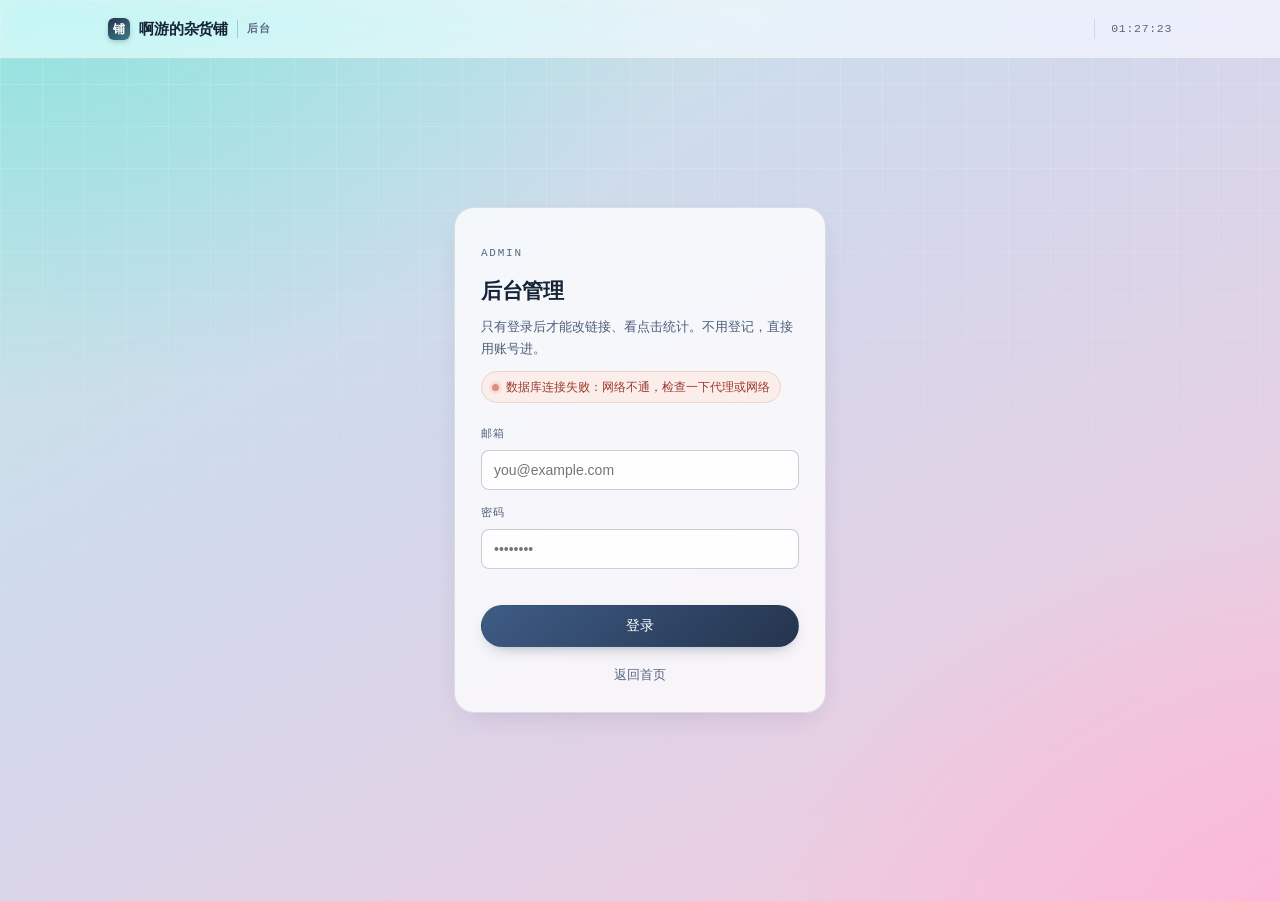
<file: handou/admin/app.html>
<!DOCTYPE html>
<html lang="zh-CN">
<head>
<meta charset="UTF-8">
<meta name="viewport" content="width=device-width, initial-scale=1">
<title>后台管理 · 啊游的杂货铺</title>
<meta name="robots" content="noindex, nofollow">
<link rel="stylesheet" href="../assets/css/tokens.css">
<link rel="stylesheet" href="../assets/css/base.css">
<link rel="stylesheet" href="../assets/css/components.css">
<link rel="stylesheet" href="../assets/css/admin.css">
</head>
<body>

<header class="topbar">
  <div class="wrap topbar__in">
    <a class="brand" href="../index.html">
      <span class="brand__mark">铺</span>
      <span>啊游的杂货铺</span>
      <span class="brand__sub">后台</span>
    </a>
    <span class="topbar__meta" data-clock>--:--:--</span>
  </div>
</header>

<!-- ===================== 后台面板 ===================== -->
<div id="appView" class="wrap sheet">
  <div class="adm-head">
    <h1>后台管理</h1>
    <div class="conn conn--inline" id="connApp">
      <span class="conn__dot"></span><span class="conn__tx">检查中…</span>
    </div>
    <span class="who" id="whoami"></span>
    <div class="acts">
      <a class="btn btn--ghost btn--sm" href="../nav/index.html" target="_blank" rel="noopener">看前台</a>
      <button class="btn btn--ghost btn--sm" id="logoutBtn">退出</button>
    </div>
  </div>

  <div class="tabs">
    <button data-tab="links" data-on="true">链接管理</button>
    <button data-tab="groups" data-on="false">分组</button>
    <button data-tab="stats" data-on="false">点击统计</button>
  </div>

  <!-- 链接管理 -->
  <div class="pane" id="paneLinks">
    <div class="toolbar">
      <button class="btn btn--solid btn--sm" id="addBtn">新增链接</button>
      <span class="n" id="linkTotal">—</span>
    </div>
    <div style="overflow-x:auto">
      <table class="tbl">
        <thead>
          <tr><th style="width:52px">ID</th><th>标题</th><th>地址</th><th style="width:110px">分类</th><th style="width:96px">排序</th><th style="width:170px"></th></tr>
        </thead>
        <tbody id="linkRows">
          <tr><td colspan="6" class="empty">正在读取…</td></tr>
        </tbody>
      </table>
    </div>
  </div>

  <!-- 分组（常用入口的分类） -->
  <div class="pane" id="paneGroups" hidden>
    <div class="toolbar">
      <button class="btn btn--solid btn--sm" data-add="groups">新增分组</button>
      <span class="hint">改分组名时，这一组的链接会自动跟着改；删分组时链接会挪到第一组。</span>
      <span class="n" id="grpTotal">—</span>
    </div>
    <div style="overflow-x:auto">
      <table class="tbl">
        <thead>
          <tr><th style="width:52px">ID</th><th>分组名</th><th>副标题</th>
              <th style="width:110px">颜色</th><th style="width:70px">排序</th><th style="width:96px"></th></tr>
        </thead>
        <tbody id="rows-groups"><tr><td colspan="6" class="empty">正在读取…</td></tr></tbody>
      </table>
    </div>
  </div>

  <!-- 点击统计 -->
  <div class="pane" id="paneStats" hidden>
    <div id="statsBox"></div>
  </div>
</div>

<!-- ===================== 编辑弹层 ===================== -->
<div class="modal" id="editModal" data-open="false" role="dialog" aria-modal="true" aria-labelledby="editTitle">
  <div class="modal__box" style="max-width:480px">
    <div class="modal__t" id="editTitle">改链接</div>
    <div class="modal__d">分类决定它出现在哪一组。地址一律在新窗口打开；填了「其他地址」后，前台点这张卡会先列出所有地址，点哪个开哪个。</div>

    <div style="margin-top:18px">
      <label class="field">
        <span>标题</span>
        <input class="inp" id="fTitle" type="text" placeholder="比如：飞牛安装文件下载">
      </label>
      <label class="field">
        <span>描述（可空，标题下小字；弹层里主地址也用它当名字）</span>
        <input class="inp" id="fSub" type="text" placeholder="比如：官网安装包 / 2026 最新版">
      </label>
      <label class="field">
        <span>主地址（点卡片时的第一个选项）</span>
        <input class="inp" id="fUrl" type="url" placeholder="https://...">
      </label>
      <label class="field">
        <span>分类</span>
        <select class="inp" id="fCat"></select>
      </label>
      <label class="field">
        <span>排序（同组内，小的在前）</span>
        <input class="inp" id="fSort" type="number" placeholder="留空自动排到最后">
      </label>
      <label class="field">
        <span>口令（可空）</span>
        <input class="inp" id="fPass" type="text" autocomplete="off" placeholder="可留空，表示不需要口令">
      </label>

      <div style="margin-top:18px">
        <span style="display:block;font-size:12.5px;color:var(--ink-3);margin-bottom:8px">
          其他地址（可空）：同一张卡挂多个链接，前台点卡片会列出主地址 + 这里填的每一项
        </span>
        <div class="subrows" id="fSubRows"></div>
        <button class="btn btn--ghost btn--sm" type="button" id="fSubAdd" style="margin-top:8px">＋ 再加一个地址</button>
      </div>
      <div style="min-height:20px;margin-top:8px;font-size:12.5px;color:var(--lock)" id="editErr"></div>
    </div>

    <div class="modal__acts">
      <button class="btn btn--ghost" data-close>取消</button>
      <button class="btn btn--ghost" id="clearPassBtn" title="把这条的口令删掉">清口令</button>
      <button class="btn btn--solid" id="saveBtn">保存</button>
    </div>
  </div>
</div>

<div class="modal" id="cModal" data-open="false" role="dialog" aria-modal="true" aria-labelledby="cTitle">
  <div class="modal__box" style="max-width:480px">
    <div class="modal__t" id="cTitle">改内容</div>
    <div class="modal__d" id="cDesc">改完保存，前台刷新就能看到。</div>
    <form id="cForm" style="margin-top:16px"><div id="cFields"></div>
      <div style="min-height:20px;margin-top:6px;font-size:12.5px;color:var(--lock)" id="cErr"></div>
      <div class="modal__acts">
        <button class="btn btn--ghost" type="button" data-close>取消</button>
        <button class="btn btn--solid" id="cSave" type="submit">保存</button>
      </div>
    </form>
  </div>
</div>

<script src="../assets/js/config.js"></script>
<script src="../assets/js/db.js"></script>
<script src="../assets/js/common.js"></script>
<script src="../assets/js/admin.js"></script>
</body>
</html>
</file>
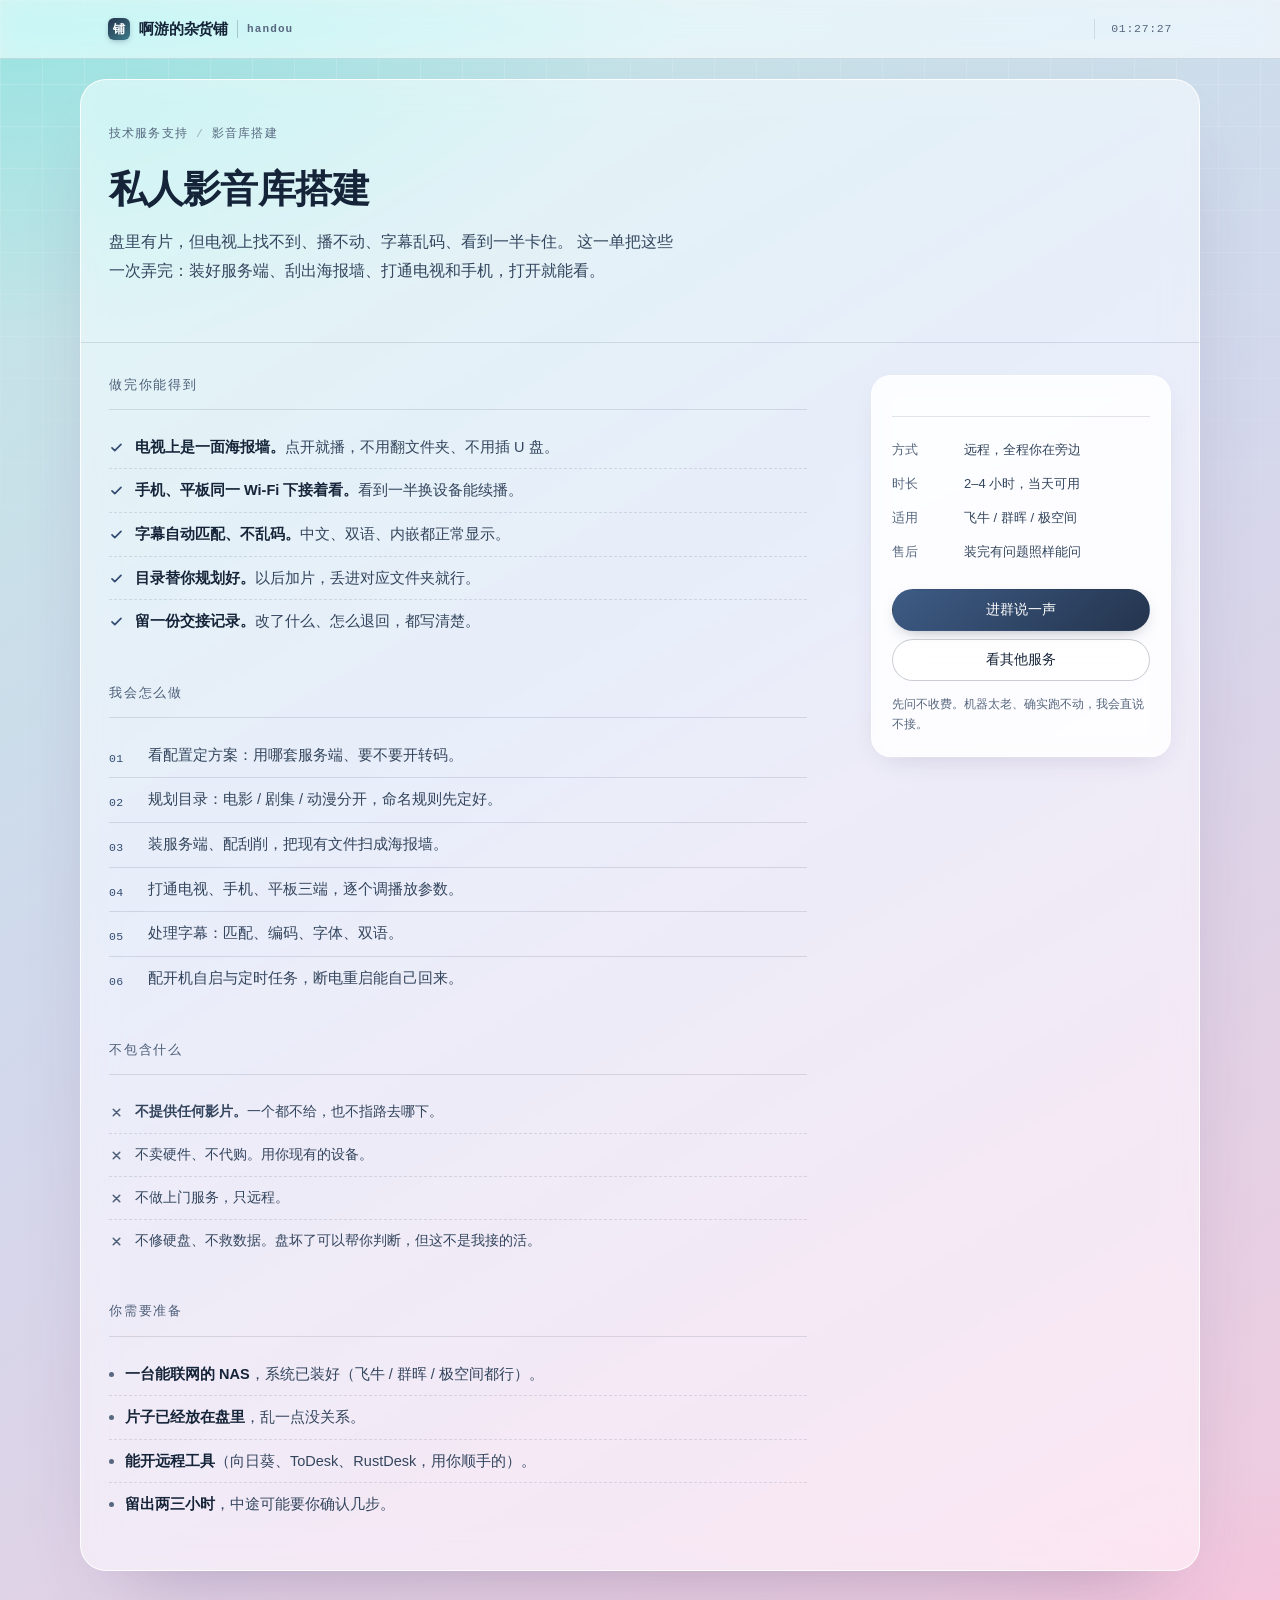
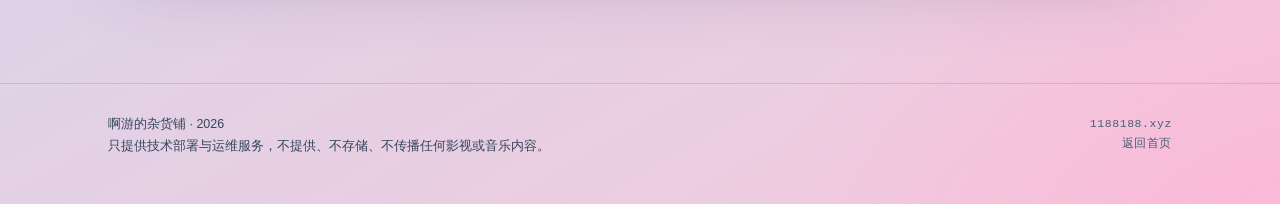
<file: handou/services/movie.html>
<!DOCTYPE html>
<html lang="zh-CN">
<head>
<meta charset="UTF-8">
<meta name="viewport" content="width=device-width, initial-scale=1">
<title>私人影音库搭建 · 技术服务支持</title>
<meta name="description" content="在你自己的 NAS 上搭一套自己的影音库：海报墙、字幕、多端播放。远程交付。">
<link rel="stylesheet" href="../assets/css/tokens.css">
<link rel="stylesheet" href="../assets/css/base.css">
<link rel="stylesheet" href="../assets/css/components.css">
</head>
<body>

<header class="topbar">
  <div class="wrap topbar__in">
    <a class="brand" href="../index.html">
      <span class="brand__mark">铺</span>
      <span>啊游的杂货铺</span>
      <span class="brand__sub">handou</span>
    </a>
    <span class="topbar__meta" data-clock>--:--:--</span>
  </div>
</header>

<main>
  <nav class="wrap crumb">
    <a href="index.html">技术服务支持</a><i>/</i><span>影音库搭建</span>
  </nav>

  <div class="wrap sp-head">
    <h1>私人影音库搭建</h1>
    <!-- ===== 导语：改这里（标题下面那段） ===== -->
    <p class="lead">
      盘里有片，但电视上找不到、播不动、字幕乱码、看到一半卡住。
      这一单把这些一次弄完：装好服务端、刮出海报墙、打通电视和手机，打开就能看。
    </p>
  </div>

  <div class="wrap sp-body">
    <div>
      <section class="sp-sec">
        <!-- ===== 小节 1：得到什么（打勾清单） ===== -->
        <h2>做完你能得到</h2>
        <ul class="checklist">
          <li>
            <svg width="15" height="15" viewBox="0 0 16 16" fill="none" aria-hidden="true">
              <path d="m3.2 8.4 3 3 6.6-6.8" stroke="currentColor" stroke-width="1.8"
                    stroke-linecap="round" stroke-linejoin="round"/></svg>
            <span><b>电视上是一面海报墙。</b>点开就播，不用翻文件夹、不用插 U 盘。</span>
          </li>
          <li>
            <svg width="15" height="15" viewBox="0 0 16 16" fill="none" aria-hidden="true">
              <path d="m3.2 8.4 3 3 6.6-6.8" stroke="currentColor" stroke-width="1.8"
                    stroke-linecap="round" stroke-linejoin="round"/></svg>
            <span><b>手机、平板同一 Wi-Fi 下接着看。</b>看到一半换设备能续播。</span>
          </li>
          <li>
            <svg width="15" height="15" viewBox="0 0 16 16" fill="none" aria-hidden="true">
              <path d="m3.2 8.4 3 3 6.6-6.8" stroke="currentColor" stroke-width="1.8"
                    stroke-linecap="round" stroke-linejoin="round"/></svg>
            <span><b>字幕自动匹配、不乱码。</b>中文、双语、内嵌都正常显示。</span>
          </li>
          <li>
            <svg width="15" height="15" viewBox="0 0 16 16" fill="none" aria-hidden="true">
              <path d="m3.2 8.4 3 3 6.6-6.8" stroke="currentColor" stroke-width="1.8"
                    stroke-linecap="round" stroke-linejoin="round"/></svg>
            <span><b>目录替你规划好。</b>以后加片，丢进对应文件夹就行。</span>
          </li>
          <li>
            <svg width="15" height="15" viewBox="0 0 16 16" fill="none" aria-hidden="true">
              <path d="m3.2 8.4 3 3 6.6-6.8" stroke="currentColor" stroke-width="1.8"
                    stroke-linecap="round" stroke-linejoin="round"/></svg>
            <span><b>留一份交接记录。</b>改了什么、怎么退回，都写清楚。</span>
          </li>
        </ul>
      </section>

      <section class="sp-sec">
        <!-- ===== 小节 2：步骤（带 01/02 编号） ===== -->
        <h2>我会怎么做</h2>
        <ul class="checklist steplist">
          <li><span>看配置定方案：用哪套服务端、要不要开转码。</span></li>
          <li><span>规划目录：电影 / 剧集 / 动漫分开，命名规则先定好。</span></li>
          <li><span>装服务端、配刮削，把现有文件扫成海报墙。</span></li>
          <li><span>打通电视、手机、平板三端，逐个调播放参数。</span></li>
          <li><span>处理字幕：匹配、编码、字体、双语。</span></li>
          <li><span>配开机自启与定时任务，断电重启能自己回来。</span></li>
        </ul>
      </section>

      <section class="sp-sec">
        <!-- ===== 小节 3：不做什么（打叉清单） ===== -->
        <h2>不包含什么</h2>
        <ul class="neglist">
          <li>
            <svg width="15" height="15" viewBox="0 0 16 16" fill="none" aria-hidden="true">
              <path d="M4.5 4.5l7 7M11.5 4.5l-7 7" stroke="currentColor" stroke-width="1.6"
                    stroke-linecap="round"/></svg>
            <span><b>不提供任何影片。</b>一个都不给，也不指路去哪下。</span>
          </li>
          <li>
            <svg width="15" height="15" viewBox="0 0 16 16" fill="none" aria-hidden="true">
              <path d="M4.5 4.5l7 7M11.5 4.5l-7 7" stroke="currentColor" stroke-width="1.6"
                    stroke-linecap="round"/></svg>
            <span>不卖硬件、不代购。用你现有的设备。</span>
          </li>
          <li>
            <svg width="15" height="15" viewBox="0 0 16 16" fill="none" aria-hidden="true">
              <path d="M4.5 4.5l7 7M11.5 4.5l-7 7" stroke="currentColor" stroke-width="1.6"
                    stroke-linecap="round"/></svg>
            <span>不做上门服务，只远程。</span>
          </li>
          <li>
            <svg width="15" height="15" viewBox="0 0 16 16" fill="none" aria-hidden="true">
              <path d="M4.5 4.5l7 7M11.5 4.5l-7 7" stroke="currentColor" stroke-width="1.6"
                    stroke-linecap="round"/></svg>
            <span>不修硬盘、不救数据。盘坏了可以帮你判断，但这不是我接的活。</span>
          </li>
        </ul>
      </section>

      <section class="sp-sec">
        <!-- ===== 小节 4：你需要准备（圆点清单） ===== -->
        <h2>你需要准备</h2>
        <ul class="checklist plainlist">
          <li><span><b>一台能联网的 NAS</b>，系统已装好（飞牛 / 群晖 / 极空间都行）。</span></li>
          <li><span><b>片子已经放在盘里</b>，乱一点没关系。</span></li>
          <li><span><b>能开远程工具</b>（向日葵、ToDesk、RustDesk，用你顺手的）。</span></li>
          <li><span><b>留出两三小时</b>，中途可能要你确认几步。</span></li>
        </ul>
      </section>
    </div>

    <aside class="sp-side">
      <dl>
        <div><dt>方式</dt><dd>远程，全程你在旁边</dd></div>
        <div><dt>时长</dt><dd>2–4 小时，当天可用</dd></div>
        <div><dt>适用</dt><dd>飞牛 / 群晖 / 极空间</dd></div>
        <div><dt>售后</dt><dd>装完有问题照样能问</dd></div>
      </dl>
      <div class="acts">
        <a class="btn btn--solid btn--block"
           href="https://qm.qq.com/cgi-bin/qm/qr?k=br7ATsw792ezfqZFH-s-3Eb2jklcH_F_"
           target="_blank" rel="noopener noreferrer">进群说一声</a>
        <a class="btn btn--ghost btn--block" href="index.html">看其他服务</a>
      </div>
      <p class="tip">
        先问不收费。机器太老、确实跑不动，我会直说不接。
      </p>
    </aside>
  </div>
</main>

<footer class="foot">
  <div class="wrap foot__in">
    <div>
      啊游的杂货铺 · <span data-year></span><br>
      只提供技术部署与运维服务，不提供、不存储、不传播任何影视或音乐内容。
    </div>
    <div class="r">
      1188188.xyz<br>
      <a href="../index.html">返回首页</a>
    </div>
  </div>
</footer>

<script src="../assets/js/config.js"></script>
<script src="../assets/js/common.js"></script>
</body>
</html>
</file>
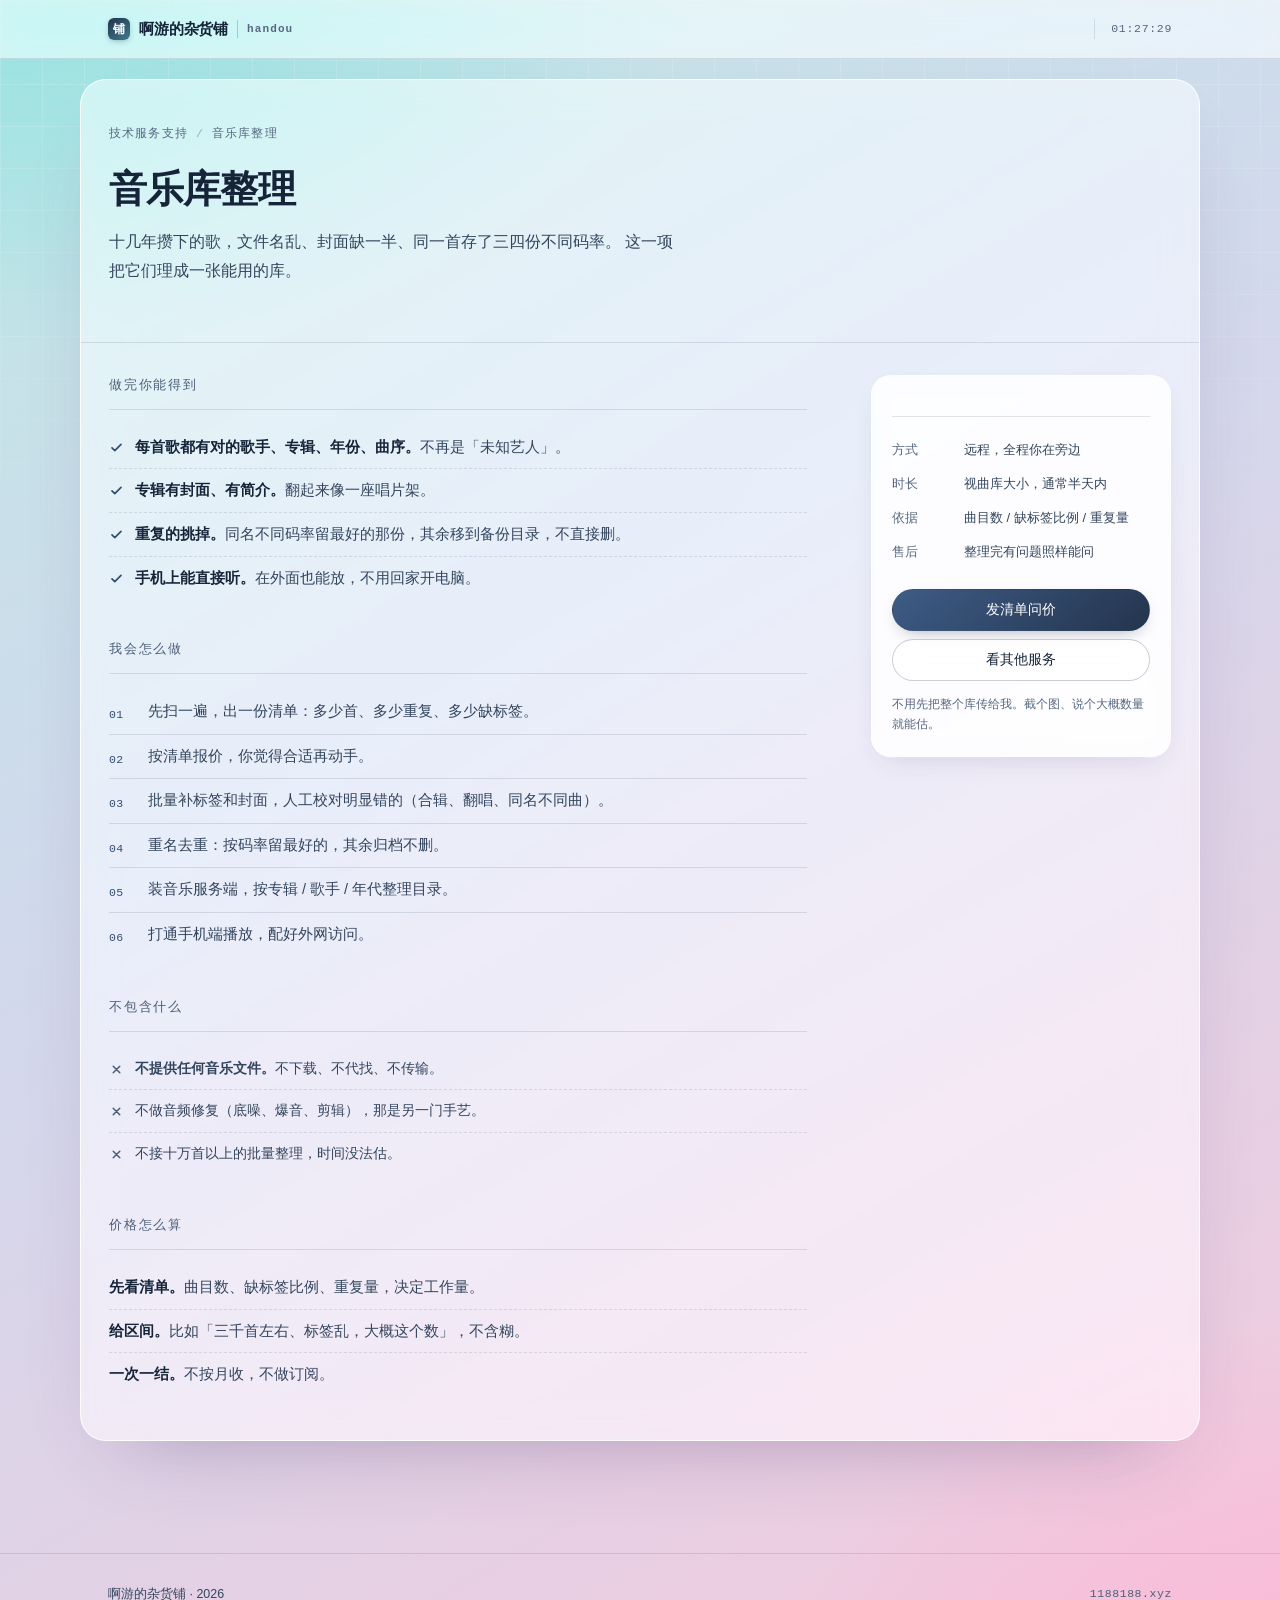
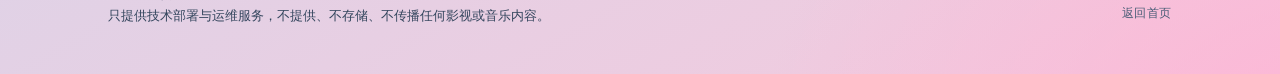
<file: handou/services/music.html>
<!DOCTYPE html>
<html lang="zh-CN">
<head>
<meta charset="UTF-8">
<meta name="viewport" content="width=device-width, initial-scale=1">
<title>音乐库整理 · 技术服务支持</title>
<meta name="description" content="把本地曲库的标签、封面、重名文件理干净，手机上像流媒体一样听。按曲库规模报价。">
<link rel="stylesheet" href="../assets/css/tokens.css">
<link rel="stylesheet" href="../assets/css/base.css">
<link rel="stylesheet" href="../assets/css/components.css">
</head>
<body>

<header class="topbar">
  <div class="wrap topbar__in">
    <a class="brand" href="../index.html">
      <span class="brand__mark">铺</span>
      <span>啊游的杂货铺</span>
      <span class="brand__sub">handou</span>
    </a>
    <span class="topbar__meta" data-clock>--:--:--</span>
  </div>
</header>

<main>
  <nav class="wrap crumb">
    <a href="index.html">技术服务支持</a><i>/</i><span>音乐库整理</span>
  </nav>

  <div class="wrap sp-head">
    <h1>音乐库整理</h1>
    <!-- ===== 导语：改这里（标题下面那段） ===== -->
    <p class="lead">
      十几年攒下的歌，文件名乱、封面缺一半、同一首存了三四份不同码率。
      这一项把它们理成一张能用的库。
    </p>
  </div>

  <div class="wrap sp-body">
    <div>
      <section class="sp-sec">
        <!-- ===== 小节 1：得到什么（打勾清单） ===== -->
        <h2>做完你能得到</h2>
        <ul class="checklist">
          <li>
            <svg width="15" height="15" viewBox="0 0 16 16" fill="none" aria-hidden="true">
              <path d="m3.2 8.4 3 3 6.6-6.8" stroke="currentColor" stroke-width="1.8"
                    stroke-linecap="round" stroke-linejoin="round"/></svg>
            <span><b>每首歌都有对的歌手、专辑、年份、曲序。</b>不再是「未知艺人」。</span>
          </li>
          <li>
            <svg width="15" height="15" viewBox="0 0 16 16" fill="none" aria-hidden="true">
              <path d="m3.2 8.4 3 3 6.6-6.8" stroke="currentColor" stroke-width="1.8"
                    stroke-linecap="round" stroke-linejoin="round"/></svg>
            <span><b>专辑有封面、有简介。</b>翻起来像一座唱片架。</span>
          </li>
          <li>
            <svg width="15" height="15" viewBox="0 0 16 16" fill="none" aria-hidden="true">
              <path d="m3.2 8.4 3 3 6.6-6.8" stroke="currentColor" stroke-width="1.8"
                    stroke-linecap="round" stroke-linejoin="round"/></svg>
            <span><b>重复的挑掉。</b>同名不同码率留最好的那份，其余移到备份目录，不直接删。</span>
          </li>
          <li>
            <svg width="15" height="15" viewBox="0 0 16 16" fill="none" aria-hidden="true">
              <path d="m3.2 8.4 3 3 6.6-6.8" stroke="currentColor" stroke-width="1.8"
                    stroke-linecap="round" stroke-linejoin="round"/></svg>
            <span><b>手机上能直接听。</b>在外面也能放，不用回家开电脑。</span>
          </li>
        </ul>
      </section>

      <section class="sp-sec">
        <!-- ===== 小节 2：步骤（带 01/02 编号） ===== -->
        <h2>我会怎么做</h2>
        <ul class="checklist steplist">
          <li><span>先扫一遍，出一份清单：多少首、多少重复、多少缺标签。</span></li>
          <li><span>按清单报价，你觉得合适再动手。</span></li>
          <li><span>批量补标签和封面，人工校对明显错的（合辑、翻唱、同名不同曲）。</span></li>
          <li><span>重名去重：按码率留最好的，其余归档不删。</span></li>
          <li><span>装音乐服务端，按专辑 / 歌手 / 年代整理目录。</span></li>
          <li><span>打通手机端播放，配好外网访问。</span></li>
        </ul>
      </section>

      <section class="sp-sec">
        <!-- ===== 小节 3：不做什么（打叉清单） ===== -->
        <h2>不包含什么</h2>
        <ul class="neglist">
          <li>
            <svg width="15" height="15" viewBox="0 0 16 16" fill="none" aria-hidden="true">
              <path d="M4.5 4.5l7 7M11.5 4.5l-7 7" stroke="currentColor" stroke-width="1.6"
                    stroke-linecap="round"/></svg>
            <span><b>不提供任何音乐文件。</b>不下载、不代找、不传输。</span>
          </li>
          <li>
            <svg width="15" height="15" viewBox="0 0 16 16" fill="none" aria-hidden="true">
              <path d="M4.5 4.5l7 7M11.5 4.5l-7 7" stroke="currentColor" stroke-width="1.6"
                    stroke-linecap="round"/></svg>
            <span>不做音频修复（底噪、爆音、剪辑），那是另一门手艺。</span>
          </li>
          <li>
            <svg width="15" height="15" viewBox="0 0 16 16" fill="none" aria-hidden="true">
              <path d="M4.5 4.5l7 7M11.5 4.5l-7 7" stroke="currentColor" stroke-width="1.6"
                    stroke-linecap="round"/></svg>
            <span>不接十万首以上的批量整理，时间没法估。</span>
          </li>
        </ul>
      </section>

      <section class="sp-sec">
        <!-- ===== 小节 4：价格怎么算（打勾清单） ===== -->
        <h2>价格怎么算</h2>
        <ul class="checklist">
          <li><span><b>先看清单。</b>曲目数、缺标签比例、重复量，决定工作量。</span></li>
          <li><span><b>给区间。</b>比如「三千首左右、标签乱，大概这个数」，不含糊。</span></li>
          <li><span><b>一次一结。</b>不按月收，不做订阅。</span></li>
        </ul>
      </section>
    </div>

    <aside class="sp-side">
      <dl>
        <div><dt>方式</dt><dd>远程，全程你在旁边</dd></div>
        <div><dt>时长</dt><dd>视曲库大小，通常半天内</dd></div>
        <div><dt>依据</dt><dd>曲目数 / 缺标签比例 / 重复量</dd></div>
        <div><dt>售后</dt><dd>整理完有问题照样能问</dd></div>
      </dl>
      <div class="acts">
        <a class="btn btn--solid btn--block"
           href="https://qm.qq.com/cgi-bin/qm/qr?k=br7ATsw792ezfqZFH-s-3Eb2jklcH_F_"
           target="_blank" rel="noopener noreferrer">发清单问价</a>
        <a class="btn btn--ghost btn--block" href="index.html">看其他服务</a>
      </div>
      <p class="tip">
        不用先把整个库传给我。截个图、说个大概数量就能估。
      </p>
    </aside>
  </div>
</main>

<footer class="foot">
  <div class="wrap foot__in">
    <div>
      啊游的杂货铺 · <span data-year></span><br>
      只提供技术部署与运维服务，不提供、不存储、不传播任何影视或音乐内容。
    </div>
    <div class="r">
      1188188.xyz<br>
      <a href="../index.html">返回首页</a>
    </div>
  </div>
</footer>

<script src="../assets/js/config.js"></script>
<script src="../assets/js/common.js"></script>
</body>
</html>
</file>
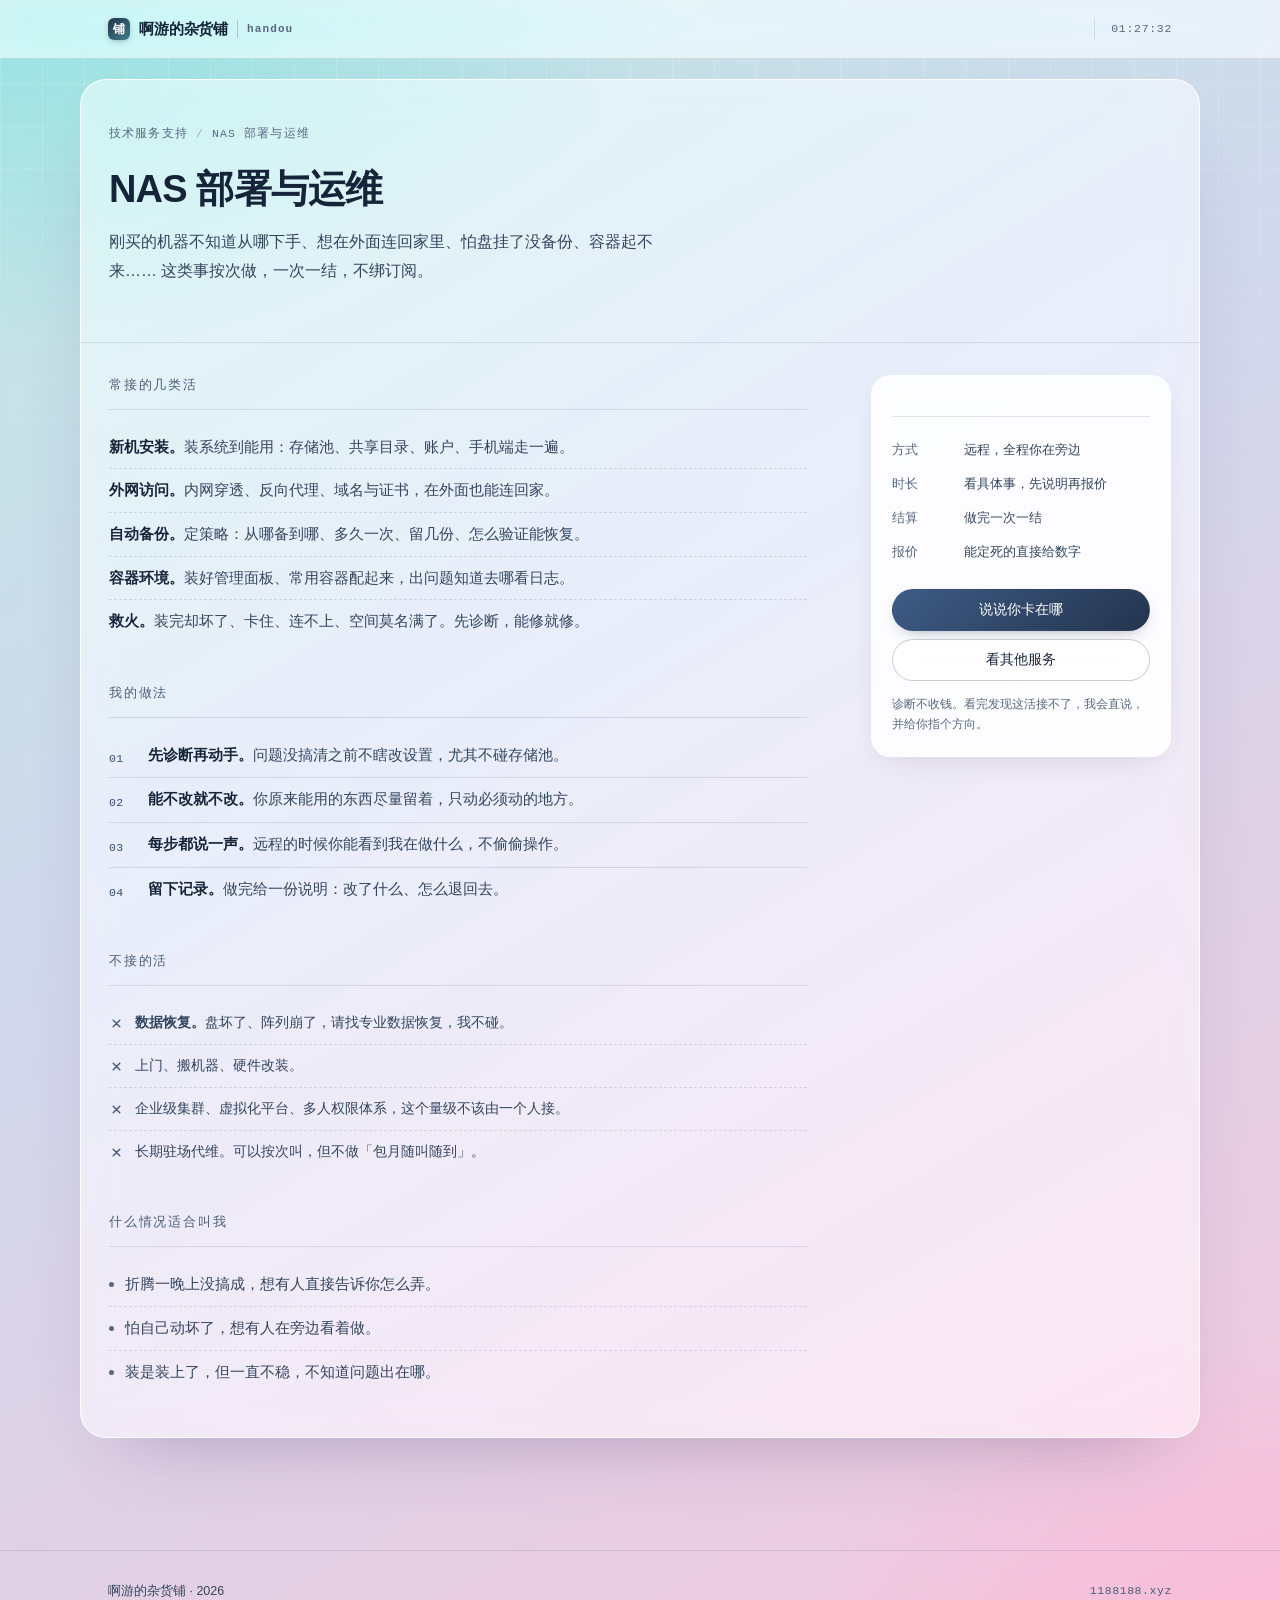
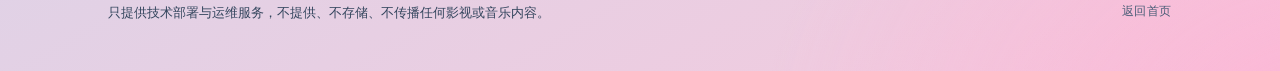
<file: handou/services/nas.html>
<!DOCTYPE html>
<html lang="zh-CN">
<head>
<meta charset="UTF-8">
<meta name="viewport" content="width=device-width, initial-scale=1">
<title>NAS 部署与运维 · 技术服务支持</title>
<meta name="description" content="新机安装、内网穿透、自动备份、Docker 环境。按单次结算，不绑订阅。">
<link rel="stylesheet" href="../assets/css/tokens.css">
<link rel="stylesheet" href="../assets/css/base.css">
<link rel="stylesheet" href="../assets/css/components.css">
</head>
<body>

<header class="topbar">
  <div class="wrap topbar__in">
    <a class="brand" href="../index.html">
      <span class="brand__mark">铺</span>
      <span>啊游的杂货铺</span>
      <span class="brand__sub">handou</span>
    </a>
    <span class="topbar__meta" data-clock>--:--:--</span>
  </div>
</header>

<main>
  <nav class="wrap crumb">
    <a href="index.html">技术服务支持</a><i>/</i><span>NAS 部署与运维</span>
  </nav>

  <div class="wrap sp-head">
    <h1>NAS 部署与运维</h1>
    <!-- ===== 导语：改这里（标题下面那段） ===== -->
    <p class="lead">
      刚买的机器不知道从哪下手、想在外面连回家里、怕盘挂了没备份、容器起不来……
      这类事按次做，一次一结，不绑订阅。
    </p>
  </div>

  <div class="wrap sp-body">
    <div>
      <section class="sp-sec">
        <!-- ===== 小节 1：常接的活（打勾清单） ===== -->
        <h2>常接的几类活</h2>
        <ul class="checklist">
          <li><span><b>新机安装。</b>装系统到能用：存储池、共享目录、账户、手机端走一遍。</span></li>
          <li><span><b>外网访问。</b>内网穿透、反向代理、域名与证书，在外面也能连回家。</span></li>
          <li><span><b>自动备份。</b>定策略：从哪备到哪、多久一次、留几份、怎么验证能恢复。</span></li>
          <li><span><b>容器环境。</b>装好管理面板、常用容器配起来，出问题知道去哪看日志。</span></li>
          <li><span><b>救火。</b>装完却坏了、卡住、连不上、空间莫名满了。先诊断，能修就修。</span></li>
        </ul>
      </section>

      <section class="sp-sec">
        <!-- ===== 小节 2：我的做法（编号） ===== -->
        <h2>我的做法</h2>
        <ul class="checklist steplist">
          <li><span><b>先诊断再动手。</b>问题没搞清之前不瞎改设置，尤其不碰存储池。</span></li>
          <li><span><b>能不改就不改。</b>你原来能用的东西尽量留着，只动必须动的地方。</span></li>
          <li><span><b>每步都说一声。</b>远程的时候你能看到我在做什么，不偷偷操作。</span></li>
          <li><span><b>留下记录。</b>做完给一份说明：改了什么、怎么退回去。</span></li>
        </ul>
      </section>

      <section class="sp-sec">
        <!-- ===== 小节 3：不接的活（打叉清单） ===== -->
        <h2>不接的活</h2>
        <ul class="neglist">
          <li>
            <svg width="15" height="15" viewBox="0 0 16 16" fill="none" aria-hidden="true">
              <path d="M4.5 4.5l7 7M11.5 4.5l-7 7" stroke="currentColor" stroke-width="1.6"
                    stroke-linecap="round"/></svg>
            <span><b>数据恢复。</b>盘坏了、阵列崩了，请找专业数据恢复，我不碰。</span>
          </li>
          <li>
            <svg width="15" height="15" viewBox="0 0 16 16" fill="none" aria-hidden="true">
              <path d="M4.5 4.5l7 7M11.5 4.5l-7 7" stroke="currentColor" stroke-width="1.6"
                    stroke-linecap="round"/></svg>
            <span>上门、搬机器、硬件改装。</span>
          </li>
          <li>
            <svg width="15" height="15" viewBox="0 0 16 16" fill="none" aria-hidden="true">
              <path d="M4.5 4.5l7 7M11.5 4.5l-7 7" stroke="currentColor" stroke-width="1.6"
                    stroke-linecap="round"/></svg>
            <span>企业级集群、虚拟化平台、多人权限体系，这个量级不该由一个人接。</span>
          </li>
          <li>
            <svg width="15" height="15" viewBox="0 0 16 16" fill="none" aria-hidden="true">
              <path d="M4.5 4.5l7 7M11.5 4.5l-7 7" stroke="currentColor" stroke-width="1.6"
                    stroke-linecap="round"/></svg>
            <span>长期驻场代维。可以按次叫，但不做「包月随叫随到」。</span>
          </li>
        </ul>
      </section>

      <section class="sp-sec">
        <!-- ===== 小节 4：什么情况适合叫我（圆点清单） ===== -->
        <h2>什么情况适合叫我</h2>
        <ul class="checklist plainlist">
          <li><span>折腾一晚上没搞成，想有人直接告诉你怎么弄。</span></li>
          <li><span>怕自己动坏了，想有人在旁边看着做。</span></li>
          <li><span>装是装上了，但一直不稳，不知道问题出在哪。</span></li>
        </ul>
      </section>
    </div>

    <aside class="sp-side">
      <dl>
        <div><dt>方式</dt><dd>远程，全程你在旁边</dd></div>
        <div><dt>时长</dt><dd>看具体事，先说明再报价</dd></div>
        <div><dt>结算</dt><dd>做完一次一结</dd></div>
        <div><dt>报价</dt><dd>能定死的直接给数字</dd></div>
      </dl>
      <div class="acts">
        <a class="btn btn--solid btn--block"
           href="https://qm.qq.com/cgi-bin/qm/qr?k=br7ATsw792ezfqZFH-s-3Eb2jklcH_F_"
           target="_blank" rel="noopener noreferrer">说说你卡在哪</a>
        <a class="btn btn--ghost btn--block" href="index.html">看其他服务</a>
      </div>
      <p class="tip">
        诊断不收钱。看完发现这活接不了，我会直说，并给你指个方向。
      </p>
    </aside>
  </div>
</main>

<footer class="foot">
  <div class="wrap foot__in">
    <div>
      啊游的杂货铺 · <span data-year></span><br>
      只提供技术部署与运维服务，不提供、不存储、不传播任何影视或音乐内容。
    </div>
    <div class="r">
      1188188.xyz<br>
      <a href="../index.html">返回首页</a>
    </div>
  </div>
</footer>

<script src="../assets/js/config.js"></script>
<script src="../assets/js/common.js"></script>
</body>
</html>
</file>
<file: claw/style.css>
/* style.css v6 - clock width stabilized 2026-05-30 */
:root {
  --bg-1: #9eeaf0;
  --bg-2: #cbd7e8;
  --bg-3: #f2bfd8;
  --bg-4: #f6d7ea;
  --panel: rgba(255, 245, 252, 0.42);
  --panel-strong: rgba(255, 247, 252, 0.56);
  --card: rgba(255, 250, 253, 0.34);
  --card-hover: rgba(255, 252, 254, 0.48);
  --border: rgba(255, 255, 255, 0.42);
  --border-strong: rgba(255, 255, 255, 0.62);
  --text-main: #24344d;
  --text-soft: #5c6d86;
  --text-dim: #7787a0;
  --accent: #334c72;
  --accent-soft: rgba(63, 88, 128, 0.12);
  --live: #4c658f;
  --shadow-panel: 0 30px 70px rgba(170, 140, 180, 0.18);
  --shadow-card: 0 14px 28px rgba(176, 144, 184, 0.14);
  --radius-panel: 30px;
  --radius-card: 24px;
  --radius-pill: 999px;
  --content-width: 1180px;
}

* { box-sizing: border-box; }

html, body {
  margin: 0;
  min-height: 100%;
}

body {
  font-family: "Outfit", "Noto Sans SC", "PingFang SC", "Microsoft YaHei", sans-serif;
  color: var(--text-main);
  background:
    radial-gradient(circle at 0% 8%, rgba(146, 236, 235, 0.9), transparent 26%),
    radial-gradient(circle at 38% 100%, rgba(246, 191, 221, 0.7), transparent 28%),
    linear-gradient(135deg, var(--bg-1) 0%, var(--bg-2) 28%, var(--bg-3) 68%, var(--bg-4) 100%);
  overflow-x: hidden;
}

/* Grid overlay - simplified */
body::before {
  content: "";
  position: fixed;
  inset: 0;
  pointer-events: none;
  background:
    linear-gradient(90deg, rgba(255, 255, 255, 0.05) 1px, transparent 1px),
    linear-gradient(rgba(255, 255, 255, 0.05) 1px, transparent 1px);
  background-size: 42px 42px;
  mask-image: linear-gradient(180deg, rgba(255, 255, 255, 0.42), transparent 82%);
}

.page-bg {
  position: fixed;
  inset: 0;
  pointer-events: none;
  background: radial-gradient(circle at center, rgba(255, 255, 255, 0.18), transparent 34%);
}

.layout {
  position: relative;
  z-index: 1;
  width: min(var(--content-width), calc(100% - 32px));
  margin: 0 auto;
  padding: 24px 0 52px;
}

.glass-panel,
.nav-card {
  backdrop-filter: blur(12px) saturate(135%);
  -webkit-backdrop-filter: blur(12px) saturate(135%);
}

.glass-panel {
  position: relative;
  overflow: hidden;
  background: linear-gradient(180deg, var(--panel-strong), var(--panel));
  border: 1px solid var(--border);
  border-radius: var(--radius-panel);
  box-shadow: var(--shadow-panel);
}

.glass-panel::before {
  content: "";
  position: absolute;
  inset: 0;
  background: linear-gradient(135deg, rgba(255, 255, 255, 0.28), transparent 32%);
  pointer-events: none;
}

/* ===== Hero ===== */
.hero-panel {
  display: grid;
  grid-template-columns: minmax(0, 1.18fr) minmax(320px, 0.82fr);
  gap: 28px;
  align-items: stretch;
  padding: 28px 32px;
  margin-bottom: 22px;
}

.hero-copy {
  display: flex;
  flex-direction: column;
  justify-content: center;
  padding: 8px 2px;
}

.eyebrow,
.section-kicker {
  display: inline-flex;
  width: fit-content;
  align-items: center;
  padding: 8px 16px;
  border-radius: var(--radius-pill);
  border: 1px solid rgba(255, 255, 255, 0.52);
  background: rgba(255, 255, 255, 0.3);
  color: var(--accent);
  font-size: 12px;
  font-weight: 700;
  letter-spacing: 0.12em;
  text-transform: uppercase;
  box-shadow: inset 0 1px 0 rgba(255, 255, 255, 0.48);
}

.hero-copy h1 {
  margin: 20px 0 16px;
  font-size: clamp(3.2rem, 5vw, 5.1rem);
  line-height: 0.98;
  letter-spacing: -0.05em;
}

.hero-copy p {
  margin: 0;
  max-width: 39rem;
  color: var(--text-soft);
  font-size: 0.98rem;
  line-height: 1.8;
}

/* ===== Clock ===== */
.time-section {
  position: relative;
  display: flex;
  flex-direction: column;
  justify-content: center;
  min-height: 286px;
  padding: 34px 32px 30px;
  border-radius: 26px;
  background:
    radial-gradient(circle at 18% 12%, rgba(255, 255, 255, 0.86), transparent 34%),
    radial-gradient(circle at 86% 88%, rgba(255, 234, 220, 0.18), transparent 30%),
    linear-gradient(180deg, rgba(255, 252, 255, 0.88), rgba(244, 235, 244, 0.68));
  border: 1px solid rgba(255, 255, 255, 0.84);
  box-shadow:
    inset 0 1px 0 rgba(255, 255, 255, 0.9),
    0 24px 56px rgba(181, 147, 190, 0.24),
    0 10px 24px rgba(255, 255, 255, 0.2);
  text-align: center;
  overflow: hidden;
  isolation: isolate;
}

.time-section::before {
  content: "";
  position: absolute;
  inset: 12px;
  border-radius: 22px;
  background: linear-gradient(135deg, rgba(255, 255, 255, 0.24), rgba(255, 255, 255, 0.05));
  border: 1px solid rgba(255, 255, 255, 0.22);
  pointer-events: none;
}

.time-section::after {
  content: "";
  position: absolute;
  inset: -2px;
  border-radius: 28px;
  background: linear-gradient(
    135deg,
    rgba(255, 234, 216, 0.76),
    rgba(244, 214, 232, 0.5),
    rgba(220, 234, 248, 0.56),
    rgba(255, 239, 210, 0.68)
  );
  z-index: -1;
  mask: linear-gradient(#fff 0 0) content-box, linear-gradient(#fff 0 0);
  mask-composite: exclude;
  -webkit-mask: linear-gradient(#fff 0 0) content-box, linear-gradient(#fff 0 0);
  -webkit-mask-composite: xor;
  padding: 2px;
  pointer-events: none;
}

.clock-panel__time {
  display: flex;
  align-items: baseline;
  justify-content: center;
  gap: 0;
  width: 100%;
  margin: 0;
  padding: 0 18px 8px;
  white-space: nowrap;
  position: relative;
  z-index: 1;
}

.clock-panel__time .time-num,
.clock-panel__time .colon {
  display: inline-block;
  font-family: "Outfit", "Inter", "Segoe UI", "Arial", sans-serif;
  font-size: clamp(4.08rem, 5.72vw, 5.35rem);
  font-weight: 800;
  line-height: 1;
  letter-spacing: -0.03em;
  background: linear-gradient(
    120deg,
    #f7cfae 0%,
    #efb7d6 22%,
    #bcd8fb 48%,
    #f4d79b 72%,
    #d8c8f7 88%,
    #f7cfae 100%
  );
  background-size: 260% 260%;
  -webkit-background-clip: text;
  background-clip: text;
  -webkit-text-fill-color: transparent;
  animation: creamyFlow 5.8s cubic-bezier(0.37, 0, 0.22, 1) infinite;
  filter:
    drop-shadow(0 1px 0 rgba(255, 255, 255, 0.55))
    drop-shadow(0 0 6px rgba(255, 234, 220, 0.28))
    drop-shadow(0 0 14px rgba(218, 206, 255, 0.14));
  position: relative;
}

.clock-panel__time .time-num {
  width: 2.08ch;
  min-width: 2.08ch;
  text-align: center;
  font-variant-numeric: tabular-nums;
  font-feature-settings: "tnum" 1, "lnum" 1;
  font-kerning: none;
}

.clock-panel__time .colon {
  width: 0.52ch;
  min-width: 0.52ch;
  text-align: center;
  font-size: clamp(4.3rem, 5.95vw, 5.62rem);
  margin: 0 0.065em;
  transform: translateY(-0.045em);
}

.clock-panel__time .seconds-colon {
  margin-left: 0.055em;
  margin-right: 0.055em;
}

.clock-panel__time .seconds-part {
  width: 2.08ch;
  min-width: 2.08ch;
  letter-spacing: -0.015em;
}

.clock-panel__date {
  width: 100%;
  margin: 18px 0 0;
  color: rgba(106, 92, 92, 0.9);
  text-shadow: 0 1px 0 rgba(255, 255, 255, 0.6);
  font-size: 1rem;
  font-weight: 600;
  line-height: 1.65;
  text-align: center;
  position: relative;
  z-index: 1;
}

@keyframes creamyFlow {
  0% {
    background-position: 0% 50%;
    transform: none;
    filter:
      drop-shadow(0 1px 0 rgba(255, 255, 255, 0.52))
      drop-shadow(0 0 5px rgba(255, 234, 220, 0.2))
      drop-shadow(0 0 12px rgba(218, 206, 255, 0.1));
  }
  50% {
    background-position: 100% 50%;
    transform: none;
    filter:
      drop-shadow(0 1px 0 rgba(255, 255, 255, 0.6))
      drop-shadow(0 0 8px rgba(255, 236, 224, 0.3))
      drop-shadow(0 0 18px rgba(218, 206, 255, 0.14));
  }
  100% {
    background-position: 0% 50%;
    transform: none;
    filter:
      drop-shadow(0 1px 0 rgba(255, 255, 255, 0.52))
      drop-shadow(0 0 5px rgba(255, 234, 220, 0.2))
      drop-shadow(0 0 12px rgba(218, 206, 255, 0.1));
  }
}

/* ===== Sections ===== */
.nav-section,
.tools-section {
  padding: 28px;
}

.nav-section { margin-top: 10px; }
.tools-section { margin-top: 18px; }

.section-head {
  display: flex;
  align-items: flex-end;
  justify-content: space-between;
  gap: 16px;
  margin-bottom: 26px;
}

.section-head h2 {
  margin: 16px 0 10px;
  font-size: clamp(2rem, 2vw, 2.5rem);
  line-height: 1.06;
  letter-spacing: -0.03em;
}

.section-head p {
  margin: 0;
  color: var(--text-dim);
  line-height: 1.75;
  font-size: 0.96rem;
}

.nav-grid,
.tools-grid {
  display: grid;
}

.nav-grid {
  grid-template-columns: repeat(3, minmax(0, 1fr));
  gap: 18px;
}

.tools-grid {
  grid-template-columns: repeat(3, minmax(0, 1fr));
  gap: 14px;
}

/* ===== Cards ===== */
.nav-card {
  position: relative;
  overflow: hidden;
  display: grid;
  grid-template-columns: 64px minmax(0, 1fr);
  gap: 16px;
  align-items: start;
  padding: 22px 20px;
  border-radius: var(--radius-card);
  border: 1px solid rgba(255, 255, 255, 0.36);
  background: linear-gradient(180deg, rgba(255, 251, 254, 0.38), rgba(255, 247, 251, 0.26));
  color: inherit;
  text-decoration: none;
  box-shadow: var(--shadow-card);
  transition: transform 0.2s ease, border-color 0.2s ease, background 0.2s ease, box-shadow 0.2s ease;
}

.nav-card::before {
  content: "";
  position: absolute;
  inset: 0;
  background: linear-gradient(135deg, rgba(255, 255, 255, 0.18), transparent 38%);
  pointer-events: none;
}

.nav-card:hover {
  transform: translateY(-2px);
  border-color: var(--border-strong);
  background: linear-gradient(180deg, var(--card-hover), rgba(255, 248, 252, 0.32));
  box-shadow: 0 18px 34px rgba(170, 140, 180, 0.18);
}

.nav-card__icon {
  width: 64px;
  height: 64px;
  display: flex;
  align-items: center;
  justify-content: center;
  border-radius: 18px;
  background: linear-gradient(180deg, rgba(255, 255, 255, 0.38), rgba(248, 239, 247, 0.24));
  border: 1px solid rgba(255, 255, 255, 0.42);
  font-size: 30px;
  box-shadow: inset 0 1px 0 rgba(255, 255, 255, 0.45);
}

.nav-card__content { min-width: 0; }

.nav-card__title {
  margin: 0;
  font-size: 1.1rem;
  line-height: 1.3;
  letter-spacing: -0.02em;
}

.nav-card__description {
  margin: 10px 0 0;
  color: var(--text-dim);
  font-size: 0.95rem;
  line-height: 1.75;
}

.nav-card__actions {
  display: flex;
  flex-wrap: wrap;
  gap: 10px;
  margin-top: 20px;
}

.nav-grid .nav-card {
  min-height: 188px;
}

.nav-grid .nav-card__action,
.tools-grid .nav-card__action {
  display: inline-flex;
  align-items: center;
  justify-content: center;
  min-height: 40px;
  padding: 0 16px;
  border-radius: var(--radius-pill);
  border: 1px solid rgba(255, 255, 255, 0.42);
  background: rgba(255, 255, 255, 0.28);
  color: var(--accent);
  font-size: 0.86rem;
  font-weight: 600;
  text-decoration: none;
  box-shadow: inset 0 1px 0 rgba(255, 255, 255, 0.44);
  transition: background 0.2s ease, border-color 0.2s ease, transform 0.2s ease;
}

.nav-grid .nav-card__action:hover,
.tools-grid .nav-card__action:hover {
  transform: translateY(-1px);
  background: rgba(255, 255, 255, 0.42);
  border-color: rgba(255, 255, 255, 0.62);
}

.tool-link-card {
  grid-template-columns: 52px minmax(0, 1fr);
  gap: 14px;
  align-items: center;
  padding: 18px;
  min-height: 108px;
}

.tools-grid .nav-card__icon {
  width: 52px;
  height: 52px;
  border-radius: 16px;
  font-size: 22px;
}

.tools-grid .nav-card__title {
  font-size: 1rem;
}

.tools-grid .nav-card__description {
  margin-top: 6px;
  font-size: 0.86rem;
  line-height: 1.65;
}

.tools-grid .nav-card__action {
  justify-self: flex-start;
  margin-top: 14px;
  min-height: 34px;
  padding: 0 12px;
  font-size: 0.8rem;
}

/* ===== Reduced Motion ===== */
@media (prefers-reduced-motion: reduce) {
  *,
  *::before,
  *::after {
    animation-duration: 0.01ms !important;
    animation-iteration-count: 1 !important;
    transition-duration: 0.01ms !important;
  }
}

/* ===== Responsive ===== */
@media (max-width: 1100px) {
  .hero-panel {
    grid-template-columns: 1fr;
  }
  .time-section {
    min-height: 220px;
  }
  .nav-grid {
    grid-template-columns: repeat(2, minmax(0, 1fr));
  }
}

@media (max-width: 820px) {
  .layout {
    width: min(100% - 22px, 100%);
    padding: 18px 0 34px;
  }
  .hero-panel,
  .nav-section,
  .tools-section {
    padding: 22px;
  }
  .hero-copy h1 {
    font-size: clamp(2.5rem, 8vw, 3.8rem);
  }
  .nav-grid,
  .tools-grid {
    grid-template-columns: 1fr;
  }
}

@media (max-width: 640px) {
  .layout {
    width: min(100% - 16px, 100%);
    padding: 16px 0 28px;
  }
  .glass-panel {
    border-radius: 24px;
  }
  .hero-panel,
  .nav-section,
  .tools-section {
    padding: 18px;
  }
  .time-section {
    min-height: 200px;
    padding: 24px 18px;
  }
  .clock-panel__time {
    padding: 0 10px 4px;
  }
  .clock-panel__time .time-num,
  .clock-panel__time .colon {
    font-size: clamp(3.08rem, 10.2vw, 4.18rem);
    letter-spacing: -0.018em;
  }
  .clock-panel__time .time-num {
    width: 2.08ch;
    min-width: 2.08ch;
  }
  .clock-panel__time .colon {
    width: 0.52ch;
    min-width: 0.52ch;
    font-size: clamp(3.2rem, 10.6vw, 4.32rem);
    margin: 0 0.045em;
    transform: translateY(-0.04em);
  }
  .clock-panel__date {
    margin-top: 14px;
    font-size: 0.94rem;
  }
  .nav-card,
  .tool-link-card {
    grid-template-columns: 1fr;
    gap: 12px;
  }
  .nav-card__icon,
  .tools-grid .nav-card__icon {
    width: 48px;
    height: 48px;
    border-radius: 14px;
    font-size: 20px;
  }
  .nav-card__title {
    font-size: 1rem;
  }
  .nav-card__description,
  .tools-grid .nav-card__description {
    font-size: 0.86rem;
  }
  .nav-grid .nav-card__action,
  .tools-grid .nav-card__action {
    width: 100%;
  }
  .nav-card__actions {
    flex-direction: column;
  }
}
</file>
<file: handou/assets/css/tokens.css>
/* ============================================================
   tokens.css — 全部设计变量。改颜色只改这一页。
   配色沿用原站 v6：青蓝 → 粉紫渐变底 + 深藏青文字 + 半透明白卡
   ============================================================ */

:root {
  /* 底色渐变（取自原站 style.css 的 bg-1 ~ bg-4） */
  --bg-1: #8DD7D1;   /* 青 */
  --bg-2: #CBD7E8;   /* 灰蓝 */
  --bg-3: #F2BFD8;   /* 粉 */
  --bg-4: #F6D7EA;   /* 浅粉 */
  --glow-c: rgba(126, 224, 221, .80);   /* 左上青光 */
  --glow-p: rgba(255, 176, 211, .78);   /* 右下粉光 */

  /* 纸面 / 卡片（半透明，让渐变透上来） */
  --paper:      #E8F1F6;
  --paper-sunk: rgba(36, 52, 77, .055);
  --card:       rgba(255, 255, 255, .78);
  --card-hi:    rgba(255, 255, 255, .95);
  --card-solid: #FFFFFF;

  /* 墨色（文字，原站 text-main / soft / dim 体系加深一档保对比度） */
  --ink:   #152438;
  --ink-2: #33455D;
  --ink-3: #4C5E78;
  --ink-4: #57677F;

  /* 线（原来是白色 42%，改成淡藏青，浅底更稳） */
  --line:   rgba(36, 52, 77, .13);
  --line-2: rgba(36, 52, 77, .24);

  /* 主色：原站 accent #334c72 */
  --accent:      #334C72;
  --accent-deep: #24344D;
  --accent-wash: rgba(63, 88, 128, .10);
  --accent-line: rgba(63, 88, 128, .28);

  /* 语义色 */
  --lock:  #8A4A72;                  /* 带口令：玫紫，呼应粉侧 */
  --lock-w: rgba(138, 74, 114, .10);
  --live:  #2C7A6B;                  /* 在线：青，呼应青侧 */

  /* 三个板块的色带：青 / 藏青 / 玫 */
  --band-1: #3FA3AE;
  --band-2: #334C72;
  --band-3: #C4679A;

  /* 圆角 */
  --r-s: 8px;
  --r-m: 13px;
  --r-l: 20px;
  --r-pill: 999px;

  /* 阴影：带一点紫，跟原站 shadow 一个血统 */
  --sh-1: 0 1px 2px rgba(60, 44, 92, .05);
  --sh-2: 0 10px 30px -14px rgba(60, 44, 92, .22);
  --sh-3: 0 26px 64px -22px rgba(60, 44, 92, .34);

  /* 玻璃 */
  --glass: blur(14px) saturate(150%);

  /* 字体 */
  --sans: -apple-system, BlinkMacSystemFont, "Segoe UI", "PingFang SC",
          "Hiragino Sans GB", "Microsoft YaHei", "Source Han Sans SC", sans-serif;
  --mono: ui-monospace, "SF Mono", "Cascadia Mono", "JetBrains Mono",
          Consolas, "Liberation Mono", monospace;

  /* 版心 */
  --w-page: 1120px;
  --w-text: 640px;
  --pad-x: 28px;

  /* 节奏 */
  --gap-1: 4px;
  --gap-2: 8px;
  --gap-3: 12px;
  --gap-4: 18px;
  --gap-5: 28px;
  --gap-6: 44px;
  --gap-7: 72px;
  --gap-8: 112px;
}

@media (max-width: 720px) {
  :root { --pad-x: 18px; --gap-7: 48px; --gap-8: 64px; }
}
</file>
<file: handou/assets/css/base.css>
/* ============================================================
   base.css — 重置 / 排版 / 版心 / 小工具类
   ============================================================ */

*, *::before, *::after { box-sizing: border-box; }

html {
  -webkit-text-size-adjust: 100%;
  scroll-behavior: smooth;
}

html {
  background: var(--paper);
}

/* [hidden] 必须真的不显示：.auth 之类给了 display 的类会盖掉浏览器默认样式，
   导致 hidden=true 的元素仍然占位（登录成功后台嵌在登录卡下面，就是这个问题） */
[hidden] { display: none !important; }

body {
  position: relative;
  margin: 0;
  min-height: 100vh;
  overflow-x: hidden;
  font-family: var(--sans);
  font-size: 15px;
  line-height: 1.7;
  color: var(--ink);
  background: transparent;
  -webkit-font-smoothing: antialiased;
  -moz-osx-font-smoothing: grayscale;
}

/* ---------- 底色：青 → 粉，铺满整页（长页到底也是粉） ---------- */
body::before {
  content: "";
  position: absolute;
  inset: 0;
  z-index: -2;
  pointer-events: none;
  background:
    radial-gradient(1180px 760px at 0% -6%, var(--glow-c), transparent 60%),
    radial-gradient(980px 720px at 104% 104%, var(--glow-p), transparent 58%),
    linear-gradient(150deg, #BFE8E6 0%, #D2D8EC 42%, #F5C9DD 100%);
}

/* ---------- 细网格：原站那种压在渐变上的 42px 白线 ---------- */
body::after {
  content: "";
  position: fixed;
  inset: 0;
  z-index: -1;
  pointer-events: none;
  background:
    linear-gradient(90deg, rgba(255, 255, 255, .30) 1px, transparent 1px),
    linear-gradient(rgba(255, 255, 255, .30) 1px, transparent 1px);
  background-size: 42px 42px;
  -webkit-mask-image: linear-gradient(180deg, rgba(0, 0, 0, .55), transparent 78%);
  mask-image: linear-gradient(180deg, rgba(0, 0, 0, .55), transparent 78%);
}

img, svg { display: block; max-width: 100%; }
a { color: inherit; text-decoration: none; }
button, input, select, textarea { font: inherit; color: inherit; }
button { background: none; border: 0; cursor: pointer; padding: 0; }
table { border-collapse: collapse; width: 100%; }
ul, ol { margin: 0; padding: 0; list-style: none; }
hr { border: 0; border-top: 1px solid var(--line); margin: 0; }

/* ---------- 排版 ---------- */
h1, h2, h3, h4, p { margin: 0; }

.t-display {
  font-size: clamp(30px, 4.4vw, 46px);
  line-height: 1.24;
  letter-spacing: -.015em;
  font-weight: 600;
}
.t-h2 {
  font-size: clamp(21px, 2.6vw, 26px);
  line-height: 1.35;
  letter-spacing: -.01em;
  font-weight: 600;
}
.t-h3 {
  font-size: 17px;
  line-height: 1.45;
  font-weight: 600;
}
.t-body { font-size: 15px; line-height: 1.78; color: var(--ink-2); }
.t-small { font-size: 13.5px; line-height: 1.7; color: var(--ink-3); }

/* 等宽小标签：全站的“元信息”语法 */
.t-label {
  font-family: var(--mono);
  font-size: 11.5px;
  line-height: 1.4;
  letter-spacing: .14em;
  text-transform: uppercase;
  color: var(--ink-3);
}
.t-num {
  font-family: var(--mono);
  font-variant-numeric: tabular-nums;
  letter-spacing: -.01em;
}

/* ---------- 玻璃底板（原站 glass-panel 的位置：渐变上压一层白纱） ---------- */
main,
.sheet {
  width: 100%;
  max-width: var(--w-page);
  margin: 20px auto 0;
  padding-bottom: clamp(26px, 4vw, 44px);
  background: rgba(255, 255, 255, .54);
  border: 1px solid rgba(255, 255, 255, .85);
  border-radius: 26px;
  box-shadow: 0 34px 80px -46px rgba(78, 56, 108, .45);
  backdrop-filter: blur(16px) saturate(135%);
  -webkit-backdrop-filter: blur(16px) saturate(135%);
}

@media (max-width: 720px) {
  main, .sheet {
    width: calc(100% - 16px);
    margin-top: 12px;
    border-radius: 20px;
    padding-bottom: 24px;
  }
}

/* ---------- 版心 ---------- */
.wrap {
  width: 100%;
  max-width: var(--w-page);
  margin-inline: auto;
  padding-inline: var(--pad-x);
}
.wrap--narrow { max-width: 820px; }

/* ---------- 小节标题（左侧一条竖线 + 右侧计数） ---------- */
.sec-head {
  display: flex;
  align-items: baseline;
  gap: 14px;
  padding-bottom: 14px;
  border-bottom: 1px solid var(--line);
  margin-bottom: var(--gap-5);
}
.sec-head h2 { font-size: 18px; font-weight: 600; letter-spacing: -.005em; }
.sec-head .n {
  margin-left: auto;
  font-family: var(--mono);
  font-size: 11.5px;
  letter-spacing: .12em;
  color: var(--ink-4);
}
.sec-head .idx {
  font-family: var(--mono);
  font-size: 11.5px;
  color: var(--accent);
  letter-spacing: .1em;
}

/* ---------- 通用间距 ---------- */
.stack > * + * { margin-top: var(--gap-4); }
.mt-6 { margin-top: var(--gap-6); }
.mt-7 { margin-top: var(--gap-7); }
.pb-8 { padding-bottom: var(--gap-8); }

/* ---------- 焦点可见 ---------- */
:focus-visible {
  outline: 2px solid var(--accent);
  outline-offset: 2px;
  border-radius: 4px;
}

/* ---------- 选中 ---------- */
::selection { background: var(--accent-wash); color: var(--accent-deep); }

/* ---------- 滚动条 ---------- */
::-webkit-scrollbar { width: 11px; height: 11px; }
::-webkit-scrollbar-thumb {
  background: var(--line-2);
  border: 3px solid var(--paper);
  border-radius: 99px;
}
::-webkit-scrollbar-thumb:hover { background: var(--ink-4); }
::-webkit-scrollbar-track { background: transparent; }

/* ---------- 动效克制：尊重系统设置 ---------- */
@media (prefers-reduced-motion: reduce) {
  *, *::before, *::after {
    animation-duration: .01ms !important;
    animation-iteration-count: 1 !important;
    transition-duration: .01ms !important;
    scroll-behavior: auto !important;
  }
}
</file>
<file: handou/assets/css/components.css>
/* ============================================================
   components.css — 顶栏 / 页脚 / 按钮 / 卡片 / 表单 / 浮层
   ============================================================ */

/* ============================== 顶栏 ============================== */
.topbar {
  position: sticky;
  top: 0;
  z-index: 40;
  background: rgba(255, 255, 255, .58);
  backdrop-filter: var(--glass);
  -webkit-backdrop-filter: var(--glass);
  border-bottom: 1px solid var(--line);
}
.topbar__in {
  display: flex;
  align-items: center;
  gap: 20px;
  height: 58px;
}
.brand {
  display: inline-flex;
  align-items: center;
  gap: 9px;
  font-weight: 600;
  font-size: 15px;
  letter-spacing: -.01em;
  flex: 0 0 auto;
}
.brand__mark {
  width: 22px; height: 22px;
  border-radius: 6px;
  background: linear-gradient(145deg, var(--accent-deep), #3E7C8A);
  color: #fff;
  box-shadow: 0 2px 6px -2px rgba(36, 52, 77, .45);
  display: grid;
  place-items: center;
  font-size: 12px;
  font-weight: 700;
  letter-spacing: 0;
  font-family: var(--sans);
}
.brand__sub {
  font-family: var(--mono);
  font-size: 11px;
  color: var(--ink-4);
  letter-spacing: .1em;
  padding-left: 9px;
  border-left: 1px solid var(--line-2);
}

.nav {
  margin-left: auto;
  display: flex;
  align-items: center;
  gap: 2px;
}
.nav a {
  padding: 7px 12px;
  border-radius: var(--r-s);
  font-size: 13.5px;
  color: var(--ink-2);
  transition: background .15s, color .15s;
  white-space: nowrap;
}
.nav a:hover { background: var(--paper-sunk); color: var(--ink); }
.nav a[aria-current="page"] { color: var(--accent-deep); background: var(--accent-wash); font-weight: 500; }

.topbar__meta {
  margin-left: auto;
  font-family: var(--mono);
  font-size: 11.5px;
  color: var(--ink-4);
  letter-spacing: .06em;
  padding-left: 16px;
  border-left: 1px solid var(--line);
  white-space: nowrap;
}
@media (max-width: 860px) {
  .topbar__meta, .brand__sub { display: none; }
  .nav a { padding: 7px 9px; font-size: 13px; }
  .nav a.hide-sm { display: none; }
}
@media (max-width: 560px) {
  .topbar__in { height: 52px; gap: 8px; min-width: 0; }
  .brand { font-size: 13px; gap: 7px; min-width: 0; }
  .brand__mark { width: 20px; height: 20px; font-size: 10px; }
  .nav { gap: 0; min-width: 0; }
  .nav a { padding: 6px 7px; font-size: 12px; letter-spacing: -.01em; }
  .nav a:first-child { display: none; }
}

/* ============================== 按钮 ============================== */
.btn {
  display: inline-flex;
  align-items: center;
  gap: 8px;
  height: 42px;
  padding: 0 20px;
  border-radius: var(--r-pill);
  font-size: 14px;
  font-weight: 500;
  border: 1px solid transparent;
  transition: background .15s, border-color .15s, color .15s, transform .1s;
  white-space: nowrap;
}
.btn:active { transform: translateY(1px); }
.btn--solid { background: linear-gradient(140deg, #3E5C86, var(--accent-deep)); color: #fff;
              box-shadow: 0 6px 18px -10px rgba(36, 52, 77, .65); }
.btn--solid:hover { background: linear-gradient(140deg, var(--accent-deep), #1B2A3E); }
.btn--ghost { border-color: var(--line-2); color: var(--ink); background: rgba(255,255,255,.55);
              backdrop-filter: var(--glass); -webkit-backdrop-filter: var(--glass); }
.btn--ghost:hover { border-color: var(--accent-line); background: var(--card-hi); color: var(--accent-deep); }
.btn--sm { height: 34px; padding: 0 14px; font-size: 13px; }
.btn--block { width: 100%; justify-content: center; }
.btn[disabled] { opacity: .45; pointer-events: none; }

/* ============================== 卡片 ============================== */
.card {
  background: var(--card);
  border: 1px solid var(--line);
  border-radius: var(--r-m);
  backdrop-filter: var(--glass);
  -webkit-backdrop-filter: var(--glass);
  box-shadow: var(--sh-1);
}

/* ============================== 入口大卡（首页三块） ============================== */
.gates {
  display: grid;
  grid-template-columns: repeat(3, 1fr);
  gap: 12px;
}
.gate {
  position: relative;
  overflow: hidden;
  background: var(--card);
  border: 1px solid rgba(255, 255, 255, .62);
  border-radius: var(--r-l);
  box-shadow: var(--sh-2);
  backdrop-filter: var(--glass);
  -webkit-backdrop-filter: var(--glass);
  padding: 32px 26px 24px;
  display: flex;
  flex-direction: column;
  gap: 10px;
  min-height: 218px;
  transition: background .18s, box-shadow .18s, transform .18s;
}
.gate:hover {
  background: var(--card-hi);
  box-shadow: 0 16px 40px -18px rgba(60, 44, 92, .32);
  transform: translateY(-2px);
}
.gate:hover .gate__go { color: var(--accent); transform: translateX(4px); }
.gate__k {
  font-family: var(--mono);
  font-size: 11px;
  letter-spacing: .16em;
  color: var(--ink-4);
  text-transform: uppercase;
}
.gate__t { font-size: 21px; font-weight: 600; letter-spacing: -.01em; margin-top: 2px; }
.gate__d { font-size: 13.5px; line-height: 1.7; color: var(--ink-3); }
.gate__n {
  margin-top: auto;
  display: flex;
  align-items: center;
  gap: 10px;
  font-family: var(--mono);
  font-size: 11.5px;
  color: var(--ink-3);
  letter-spacing: .04em;
}
.gate__go {
  color: var(--ink-4);
  transition: color .18s, transform .18s;
  display: inline-flex;
  margin-left: auto;
}
@media (max-width: 860px) {
  .gates { grid-template-columns: 1fr; border-radius: var(--r-m); }
  .gate { min-height: auto; padding: 22px 20px; }
  .gate__t { font-size: 18px; }
}

/* ============================== 链接项（常用入口） ============================== */
/* 分组标题：彩点 + 名称 + 右侧计数，参照原站那套 */
.grp + .grp { margin-top: 22px; }
.grp__head {
  width: 100%;
  display: flex;
  align-items: center;
  gap: 10px;
  padding: 10px 2px 14px;
  text-align: left;
  color: var(--ink);
}
.grp__head:hover .grp__name { color: var(--accent-deep); }
.grp__dot {
  width: 9px; height: 9px;
  border-radius: 99px;
  flex: 0 0 auto;
  background: var(--accent);
}
.grp__name { font-size: 16px; font-weight: 600; letter-spacing: -.01em; transition: color .15s; }
.grp__hint {
  font-size: 12.5px;
  color: var(--ink-4);
  letter-spacing: .01em;
  margin-left: 2px;
  white-space: nowrap;
}
.grp__count {
  margin-left: auto;
  display: inline-flex;
  align-items: center;
  gap: 6px;
  font-size: 12.5px;
  color: var(--ink-3);
  letter-spacing: .01em;
}
.grp__chev {
  color: var(--ink-3);
  transition: transform .22s ease;
  display: inline-flex;
}
.grp[data-open="true"] .grp__chev { transform: rotate(180deg); }

.grp__body {
  display: grid;
  grid-template-rows: 0fr;
  transition: grid-template-rows .26s ease;
}
.grp[data-open="true"] .grp__body { grid-template-rows: 1fr; }
.grp__inner { overflow: hidden; }

/* 胶囊链接：一行三格，等高 */
.lgrid {
  display: grid;
  grid-template-columns: repeat(3, minmax(0, 1fr));
  gap: 14px;
  padding: 2px 0 26px;
}
@media (max-width: 960px) {
  .lgrid { grid-template-columns: repeat(2, minmax(0, 1fr)); }
}
.lk {
  display: flex;
  align-items: center;
  gap: 11px;
  min-height: 56px;
  padding: 9px 20px;
  border: 1px solid rgba(255, 255, 255, .72);
  border-radius: var(--r-pill);
  background: rgba(255, 255, 255, .86);
  backdrop-filter: var(--glass);
  -webkit-backdrop-filter: var(--glass);
  box-shadow: 0 10px 22px -18px rgba(60, 44, 92, .55);
  text-align: left;
  cursor: pointer;
  width: 100%;
  overflow: hidden;
  transition: background .16s, box-shadow .16s, transform .16s;
}
.lk:hover {
  background: #fff;
  box-shadow: 0 14px 28px -18px rgba(60, 44, 92, .5);
  transform: translateY(-1px);
}
.lk:active { transform: none; background: var(--paper-sunk); }

/* 图标位：优先用库里存的 SVG，没有就是一支箭头 */
.lk__ic {
  flex: 0 0 16px;
  width: 16px; height: 16px;
  display: grid; place-items: center;
  color: var(--ink-2);
  transition: color .16s;
}
.lk__ic svg { width: 16px; height: 16px; display: block; }
.lk:hover .lk__ic { color: var(--accent-deep); }
.lk--locked .lk__ic { color: var(--lock); }

.lk__tx {
  flex: 1 1 auto;
  min-width: 0;
  display: flex;
  flex-direction: column;
  gap: 2px;
}
.lk__s {
  font-size: 12px;
  line-height: 1.4;
  color: var(--ink-4);
  white-space: nowrap;
  overflow: hidden;
  text-overflow: ellipsis;
}
.lk__lock { margin-left: 2px; }
.lk__t {
  flex: 0 0 auto;
  min-width: 0;
  font-size: 14px;
  font-weight: 500;
  line-height: 1.35;
  color: var(--ink);
  white-space: nowrap;
  overflow: hidden;
  text-overflow: ellipsis;
}
.lk__lock { flex: 0 0 auto; display: inline-flex; color: var(--lock); }
.lk__lock svg { width: 13px; height: 13px; }

@media (max-width: 560px) {
  .grp__hint { display: none; }
  .lgrid { grid-template-columns: 1fr; gap: 10px; padding-bottom: 20px; }
  .lk { height: 54px; padding: 0 18px; }
}

/* ============================== 搜索框 ============================== */
.search {
  position: relative;
  display: flex;
  align-items: center;
}
.search svg { position: absolute; left: 13px; color: var(--ink-4); pointer-events: none; }
.search input {
  width: 100%;
  height: 40px;
  padding: 0 14px 0 38px;
  border: 1px solid rgba(255, 255, 255, .62);
  border-radius: var(--r-pill);
  background: var(--card);
  backdrop-filter: var(--glass);
  -webkit-backdrop-filter: var(--glass);
  font-size: 13.5px;
  outline: none;
  transition: border-color .15s, box-shadow .15s;
}
.search input::placeholder { color: var(--ink-4); }
.search input:focus {
  border-color: var(--accent-line);
  background: var(--card-hi);
  box-shadow: 0 0 0 3px var(--accent-wash);
}

/* ============================== 服务行（技术服务页） ============================== */
.srows { border-top: 1px solid var(--line); }
.srow {
  display: grid;
  grid-template-columns: 42px minmax(0, 1fr) 182px 26px;
  align-items: start;
  gap: 22px;
  padding: 24px 4px;
  border-bottom: 1px solid var(--line);
  transition: background .16s;
}
.srow:hover { background: rgba(255,255,255,.5); }
.srow:hover .srow__go { color: var(--accent); transform: translateX(3px); }
.srow__n {
  font-family: var(--mono);
  font-size: 12px;
  color: var(--ink-4);
  letter-spacing: .06em;
  padding-top: 4px;
}
.srow__body { display: block; min-width: 0; }
.srow__t { display: block; font-size: 17px; font-weight: 600; letter-spacing: -.01em; }
.srow__d { display: block; font-size: 13.5px; color: var(--ink-3); line-height: 1.65; margin-top: 4px; }
.srow__price {
  font-family: var(--mono);
  font-size: 20px;
  font-weight: 600;
  letter-spacing: -.02em;
  color: var(--accent-deep);
  text-align: right;
  font-variant-numeric: tabular-nums;
  padding-top: 1px;
  line-height: 1.35;
}
.srow__price small {
  display: block;
  font-size: 11px;
  font-weight: 400;
  color: var(--ink-4);
  letter-spacing: .04em;
  margin-top: 2px;
}
.srow__tags { display: flex; flex-wrap: wrap; gap: 6px; margin-top: 9px; }
.chip {
  font-size: 11.5px;
  line-height: 1;
  padding: 5px 9px;
  border-radius: var(--r-pill);
  background: rgba(255, 255, 255, .55);
  color: var(--ink-2);
  border: 1px solid var(--line);
  white-space: nowrap;
}
.chip--a { background: var(--accent-wash); color: var(--accent-deep); border-color: var(--accent-line); }
.srow__go {
  color: var(--ink-4); transition: color .16s, transform .16s;
  display: inline-flex; justify-content: flex-end; padding-top: 4px;
}
@media (max-width: 860px) {
  .srow {
    grid-template-columns: 26px minmax(0, 1fr) auto;
    gap: 6px 14px;
    padding: 20px 2px;
    align-items: start;
  }
  .srow__n { padding-top: 3px; font-size: 11px; }
  .srow__price {
    text-align: right; font-size: 16px;
    grid-column: 3; grid-row: 1 / span 2;
    padding-top: 1px; white-space: nowrap;
  }
  .srow__price small {
    display: block; font-size: 10.5px; margin-top: 3px;
    color: var(--ink-4); letter-spacing: 0;
  }
  .srow__go { display: none; }
}

/* ============================== 声明条 ============================== */
.notice {
  display: flex;
  gap: 11px;
  padding: 15px 17px;
  border: 1px solid var(--accent-line);
  background: rgba(255, 255, 255, .5);
  backdrop-filter: var(--glass);
  -webkit-backdrop-filter: var(--glass);
  border-radius: var(--r-m);
  font-size: 13.5px;
  line-height: 1.7;
  color: var(--accent-deep);
}
.notice svg { flex: 0 0 auto; margin-top: 2px; }

/* ============================== 浮层 / 密码框 ============================== */
.modal {
  position: fixed;
  inset: 0;
  z-index: 90;
  display: grid;
  place-items: center;
  padding: 20px;
  background: rgba(24, 34, 52, .42);
  backdrop-filter: blur(3px);
  opacity: 0;
  pointer-events: none;
  transition: opacity .18s;
}
.modal[data-open="true"] { opacity: 1; pointer-events: auto; }
.modal__box {
  width: 100%;
  max-width: 380px;
  max-height: 88vh;
  overflow-y: auto;
  background: rgba(255, 255, 255, .96);
  border: 1px solid rgba(255, 255, 255, .8);
  border-radius: var(--r-l);
  box-shadow: var(--sh-3);
  padding: 26px 24px 22px;
  transform: translateY(8px) scale(.99);
  transition: transform .2s cubic-bezier(.2,.8,.2,1);
}
.modal[data-open="true"] .modal__box { transform: none; }
.modal__t { font-size: 16px; font-weight: 600; }
.modal__d { font-size: 13px; color: var(--ink-3); margin-top: 6px; line-height: 1.65; }
.modal__hint {
  margin-top: 14px;
  padding: 10px 12px;
  border-radius: var(--r-s);
  background: var(--lock-w);
  color: var(--lock);
  font-size: 12.5px;
  line-height: 1.6;
}
.modal__acts { display: flex; gap: 8px; margin-top: 18px; }
.modal__acts .btn { flex: 1; justify-content: center; }

/* ============================== 表单 ============================== */
.field { display: block; }
.field + .field { margin-top: 14px; }
.field > span {
  display: block;
  font-family: var(--mono);
  font-size: 11px;
  letter-spacing: .12em;
  text-transform: uppercase;
  color: var(--ink-3);
  margin-bottom: 6px;
}
.inp {
  width: 100%;
  height: 40px;
  padding: 0 12px;
  border: 1px solid var(--line-2);
  border-radius: var(--r-s);
  background: rgba(255, 255, 255, .82);
  font-size: 14px;
  outline: none;
  transition: border-color .15s, box-shadow .15s;
}
.inp:focus { border-color: var(--accent); box-shadow: 0 0 0 3px var(--accent-wash); }
textarea.inp { height: auto; min-height: 76px; padding: 9px 12px; resize: vertical; line-height: 1.6; }
select.inp {
  appearance: none; cursor: pointer;
  padding-right: 34px;
  background-image: url("data:image/svg+xml;charset=utf-8,%3Csvg xmlns='http://www.w3.org/2000/svg' width='12' height='12' viewBox='0 0 12 12'%3E%3Cpath d='M2.5 4.5 6 8l3.5-3.5' fill='none' stroke='%234C5E78' stroke-width='1.5' stroke-linecap='round' stroke-linejoin='round'/%3E%3C/svg%3E");
  background-repeat: no-repeat;
  background-position: right 12px center;
}

/* ============================== 表格（后台） ============================== */
.tbl { font-size: 13.5px; }
.tbl th {
  text-align: left;
  font-family: var(--mono);
  font-size: 11px;
  letter-spacing: .1em;
  text-transform: uppercase;
  color: var(--ink-4);
  font-weight: 400;
  padding: 0 12px 10px;
  border-bottom: 1px solid var(--line);
  white-space: nowrap;
}
.tbl td {
  padding: 11px 12px;
  border-bottom: 1px solid var(--line);
  vertical-align: middle;
}
.tbl tr:hover td { background: rgba(255,255,255,.55); }
.tbl .num { font-family: var(--mono); font-variant-numeric: tabular-nums; color: var(--ink-2); }
.tbl .ell { max-width: 220px; overflow: hidden; text-overflow: ellipsis; white-space: nowrap; }

/* ============================== 标签页（后台） ============================== */
.tabs { display: flex; gap: 4px; border-bottom: 1px solid var(--line); margin-bottom: 22px; }
.tabs button {
  padding: 10px 14px;
  font-size: 13.5px;
  color: var(--ink-3);
  border-bottom: 2px solid transparent;
  margin-bottom: -1px;
  transition: color .15s, border-color .15s;
}
.tabs button:hover { color: var(--ink); }
.tabs button[data-on="true"] { color: var(--accent-deep); border-bottom-color: var(--accent); font-weight: 500; }

/* ============================== 提示条 ============================== */
.toast {
  position: fixed;
  left: 50%;
  bottom: 30px;
  transform: translate(-50%, 14px);
  z-index: 120;
  background: rgba(21, 36, 56, .92);
  color: #fff;
  font-size: 13px;
  padding: 10px 18px;
  border-radius: var(--r-pill);
  opacity: 0;
  pointer-events: none;
  transition: opacity .2s, transform .2s;
  box-shadow: var(--sh-3);
  white-space: nowrap;
}
.toast[data-show="true"] { opacity: 1; transform: translate(-50%, 0); }

/* ============================== 页脚 ============================== */
.foot {
  margin-top: var(--gap-8);
  border-top: 1px solid var(--line);
  padding: 30px 0 46px;
}
#appView {
  margin-top: 20px;
  padding-bottom: clamp(26px, 4vw, 44px);
}

.foot__in {
  display: flex;
  align-items: flex-start;
  gap: 20px;
  flex-wrap: wrap;
  font-size: 12.5px;
  color: var(--ink-2);
  line-height: 1.75;
}
.foot__in .r {
  margin-left: auto;
  font-family: var(--mono);
  font-size: 11.5px;
  color: var(--ink-3);
  letter-spacing: .05em;
  text-align: right;
}
.foot a:hover { color: var(--accent-deep); text-decoration: underline; text-underline-offset: 3px; }
@media (max-width: 640px) {
  .foot__in { flex-direction: column; gap: 10px; }
  .foot__in .r { margin-left: 0; text-align: left; }
}

/* ============================== 空状态 ============================== */
.empty {
  padding: 44px 20px;
  text-align: center;
  color: var(--ink-4);
  font-size: 13.5px;
}

/* ============================================================
   服务详情页（services/movie.html 等共用）
   ============================================================ */
.crumb {
  display: flex; align-items: center; gap: 8px;
  font-family: var(--mono); font-size: 11.5px;
  letter-spacing: .1em; text-transform: uppercase; color: var(--ink-4);
  padding-block: clamp(28px, 4vw, 44px) 0;
}
.crumb a:hover { color: var(--accent-deep); }
.crumb i { font-style: normal; opacity: .5; }

.sp-head { padding-block: 22px 0; }
.sp-head h1 {
  font-size: clamp(27px, 3.8vw, 38px);
  line-height: 1.22; letter-spacing: -.022em; font-weight: 600;
  max-width: 20em;
}
.sp-head .lead {
  margin-top: 16px; max-width: 36em;
  font-size: 16px; line-height: 1.8; color: var(--ink-2);
}

.sp-body {
  display: grid;
  grid-template-columns: minmax(0, 1fr) 300px;
  gap: clamp(32px, 5vw, 64px);
  margin-top: clamp(36px, 5vw, 56px);
  padding-top: 32px;
  border-top: 1px solid var(--line);
  align-items: start;
}

.sp-sec + .sp-sec { margin-top: 40px; }
.sp-sec h2 {
  font-size: 13px; font-family: var(--mono); font-weight: 500;
  letter-spacing: .14em; text-transform: uppercase; color: var(--ink-3);
  padding-bottom: 12px; border-bottom: 1px solid var(--line); margin-bottom: 16px;
}

/* 勾选清单 */
.checklist li {
  display: flex; gap: 11px; padding: 9px 0;
  font-size: 14.5px; line-height: 1.7; color: var(--ink-2);
  border-bottom: 1px dashed var(--line);
}
.checklist li:last-child { border-bottom: 0; }
.checklist svg { flex: 0 0 auto; margin-top: 5px; color: var(--accent); }
.checklist b { color: var(--ink); font-weight: 600; }

/* 排除项 */
.neglist li {
  display: flex; gap: 11px; padding: 9px 0;
  font-size: 14px; line-height: 1.7; color: var(--ink-2);
  border-bottom: 1px dashed var(--line);
}
.neglist li:last-child { border-bottom: 0; }
.neglist svg { flex: 0 0 auto; margin-top: 5px; color: var(--ink-3); }

/* 右侧价格卡 */
.sp-side {
  position: sticky; top: 82px;
  border: 1px solid rgba(255, 255, 255, .7);
  border-radius: var(--r-l);
  background: var(--card);
  backdrop-filter: var(--glass);
  -webkit-backdrop-filter: var(--glass);
  padding: 22px 20px;
  box-shadow: var(--sh-2);
}
.sp-side .k {
  font-family: var(--mono); font-size: 11px; letter-spacing: .14em;
  text-transform: uppercase; color: var(--ink-4);
}
.sp-side .price {
  font-family: var(--mono); font-size: 34px; font-weight: 600;
  letter-spacing: -.02em; color: var(--accent-deep);
  margin-top: 8px; font-variant-numeric: tabular-nums;
}
.sp-side .price small {
  display: block; font-size: 12px; font-weight: 400;
  letter-spacing: .02em; color: var(--ink-3); margin-top: 4px;
  font-family: var(--sans);
}
.sp-side dl { margin: 18px 0 0; padding-top: 16px; border-top: 1px solid var(--line); }
.sp-side dl div { display: flex; gap: 10px; padding: 6px 0; font-size: 13px; }
.sp-side dt { color: var(--ink-4); flex: 0 0 62px; }
.sp-side dd { margin: 0; color: var(--ink-2); }
.sp-side .acts { margin-top: 20px; display: grid; gap: 8px; }
.sp-side .tip { margin-top: 14px; font-size: 12px; line-height: 1.65; color: var(--ink-4); }

@media (max-width: 860px) {
  .sp-body { grid-template-columns: 1fr; gap: 32px; }
  .sp-side { position: static; }
}

/* ============================================================
   序号清单（操作步骤类，区别于打勾的承诺清单）
   ============================================================ */
.steplist { counter-reset: stepn; }
.steplist li { border-bottom: 1px solid var(--line); }
.steplist li::before {
  counter-increment: stepn;
  content: counter(stepn, decimal-leading-zero);
  flex: 0 0 28px;
  font-family: var(--mono);
  font-size: 11.5px;
  letter-spacing: .04em;
  color: var(--accent);
  padding-top: 6px;
}
.steplist li:last-child { border-bottom: 0; }


/* 纯文字清单：不加勾，用一个小圆点，避免和“承诺清单”混淆 */
.plainlist li::before {
  content: "";
  flex: 0 0 5px;
  width: 5px; height: 5px;
  border-radius: 99px;
  background: var(--ink-4);
  margin-top: 10px;
}

/* ============================== 服务卡（首页 + 技术服务页共用） ============================== */
.svcards {
    display: grid;
    grid-template-columns: repeat(3, minmax(0, 1fr));
    gap: 14px;
    margin-top: 4px;
  }
  .svcard {
    display: flex; align-items: center; gap: 14px;
    padding: 18px 20px;
    border: 1px solid rgba(255, 255, 255, .72);
    border-radius: 16px;
    background: rgba(255, 255, 255, .84);
    backdrop-filter: var(--glass); -webkit-backdrop-filter: var(--glass);
    box-shadow: 0 12px 26px -20px rgba(60, 44, 92, .55);
    transition: box-shadow .18s, transform .18s, background .18s;
  }
  .svcard:hover {
    background: #fff;
    box-shadow: 0 16px 34px -20px rgba(60, 44, 92, .5);
    transform: translateY(-2px);
  }
  .svcard__ic {
    flex: 0 0 44px; width: 44px; height: 44px;
    border-radius: 12px; display: grid; place-items: center;
    background: var(--accent-wash); color: var(--accent-deep);
  }
  .svcard__ic svg { width: 21px; height: 21px; }
  .svcard__h { display: flex; flex-direction: column; gap: 6px; min-width: 0; }
  .svcard__t {
    font-size: 15.5px; font-weight: 600; letter-spacing: -.01em; line-height: 1.3;
    overflow: hidden; text-overflow: ellipsis; white-space: nowrap;
  }
  .svbadge {
    align-self: flex-start;
    font-size: 10.5px; line-height: 1;
    padding: 4px 8px; border-radius: 999px;
    background: #DDF2E9; color: #276B52;
  }

  @media (max-width: 900px) {
    .svcards { grid-template-columns: 1fr; }
  }

/* ============================================================
   有子链接的卡片 + 子链接列表
   ============================================================ */
.lk__n {
  flex: 0 0 auto;
  font-size: 11px;
  line-height: 1;
  padding: 3px 6px;
  border-radius: 99px;
  background: var(--paper-sunk);
  color: var(--ink-3);
}
.lk--sub .lk__n { background: var(--accent-wash); color: var(--accent-deep); }

.lrows {
  display: flex;
  flex-direction: column;
  gap: 7px;
  margin-top: 12px;
  max-height: 52vh;
  overflow-y: auto;
}
.lrow {
  display: flex;
  align-items: center;
  gap: 10px;
  padding: 11px 13px;
  border: 1px solid var(--line);
  border-radius: 10px;
  background: rgba(255, 255, 255, .82);
  text-decoration: none;
  transition: background .15s, border-color .15s;
}
.lrow:hover { background: #fff; border-color: var(--line-2); }
.lrow__t { font-size: 14px; font-weight: 500; color: var(--ink); }
.lrow::after {
  content: '›';
  margin-left: auto;
  padding-left: 10px;
  font-size: 16px;
  line-height: 1;
  color: var(--ink-4);
}
</file>
<file: handou/assets/css/admin.css>
/* ============================================================
   admin.css — 后台两张页面共用（登录页 index.html / 面板 app.html）
   ============================================================ */

/* ---------- 登录 ---------- */
  .auth {
    min-height: calc(100vh - 58px);
    display: grid; place-items: center;
    padding: 40px 20px 80px;
  }
  .auth__box {
    width: 100%; max-width: 372px;
    background: var(--card);
    border: 1px solid var(--line);
    border-radius: var(--r-l);
    padding: 30px 26px 26px;
    box-shadow: var(--sh-2);
  }
  .auth__box .k {
    font-family: var(--mono); font-size: 11px; letter-spacing: .16em;
    text-transform: uppercase; color: var(--ink-4);
  }
  .auth__box h1 { font-size: 21px; font-weight: 600; margin-top: 10px; letter-spacing: -.015em; }
  .auth__box p { font-size: 13px; color: var(--ink-3); margin-top: 7px; line-height: 1.65; }
  .auth__form { margin-top: 22px; }
  .auth__err { min-height: 20px; margin-top: 10px; font-size: 12.5px; color: var(--lock); }
  .auth__back { display: block; margin-top: 18px; text-align: center; font-size: 12.5px; color: var(--ink-4); }

  /* ---------- 数据库连接状态 ---------- */
  .conn {
    display: inline-flex; align-items: center; gap: 7px;
    margin-top: 12px; padding: 5px 10px;
    border-radius: 999px;
    background: rgba(255,255,255,.55);
    border: 1px solid var(--line);
    font-size: 12px; color: var(--ink-3);
  }
  .conn--inline { margin-top: 0; margin-bottom: 4px; }
  .conn__dot {
    width: 7px; height: 7px; border-radius: 99px; flex: 0 0 auto;
    background: var(--ink-4); opacity: .6;
  }
  .conn[data-s="ok"] { color: #276B52; border-color: #CDE7DB; background: #E9F5EF; }
  .conn[data-s="ok"] .conn__dot { background: #35A277; box-shadow: 0 0 0 3px rgba(53,162,119,.18); }
  .conn[data-s="fail"] { color: #9B3B2E; border-color: #EBD3CE; background: #FBEDEA; }
  .conn[data-s="fail"] .conn__dot { background: #C4523F; box-shadow: 0 0 0 3px rgba(196,82,63,.16); }
  .auth__back:hover { color: var(--accent-deep); }

  /* ---------- 后台主体 ---------- */
  .adm-head {
    display: flex; align-items: flex-end; gap: 16px; flex-wrap: wrap;
    padding-block: clamp(30px, 4vw, 46px) 22px;
  }
  .adm-head h1 { font-size: 26px; font-weight: 600; letter-spacing: -.02em; }
  .adm-head .who {
    font-family: var(--mono); font-size: 11.5px; color: var(--ink-4);
    letter-spacing: .06em; margin-left: auto;
  }
  .adm-head .acts { display: flex; gap: 8px; }

  .pane { padding-bottom: 40px; }
  .toolbar {
    display: flex; align-items: center; gap: 12px; flex-wrap: wrap;
    margin-bottom: 14px;
  }
  .toolbar .n {
    font-family: var(--mono); font-size: 11.5px; color: var(--ink-4);
    letter-spacing: .06em; margin-left: auto;
  }

  .toolbar .hint { font-size: 12px; color: var(--ink-4); }
  .tbl .sm { font-size: 12px; color: var(--ink-3); }
  .tbl .ell { max-width: 260px; overflow: hidden; text-overflow: ellipsis; white-space: nowrap; }

  /* ---------- 统计 ---------- */
  .statgrid { display: grid; grid-template-columns: repeat(2, minmax(0, 1fr)); gap: 12px; }
  .statcard {
    border: 1px solid var(--line); border-radius: var(--r-m);
    background: var(--card); padding: 18px;
  }
  .statcard .k { font-family: var(--mono); font-size: 11px; letter-spacing: .14em;
                 text-transform: uppercase; color: var(--ink-4); }
  .statcard .v { font-size: 30px; font-weight: 600; letter-spacing: -.02em;
                 margin-top: 8px; color: var(--ink); font-variant-numeric: tabular-nums; }
  .statcard .d { font-size: 12px; color: var(--ink-4); margin-top: 4px; }

  .bars { display: flex; flex-direction: column; gap: 10px; }
  .bar { display: flex; align-items: center; gap: 12px; font-size: 13px; }
  .bar .bl { flex: 0 0 190px; overflow: hidden; text-overflow: ellipsis; white-space: nowrap;
             color: var(--ink-2); }
  .bar .bt { flex: 1; height: 7px; background: var(--paper-sunk); border-radius: 99px; overflow: hidden; }
  .bar .bt i { display: block; height: 100%; background: var(--accent); border-radius: 99px; }
  .bar .bn { flex: 0 0 40px; text-align: right; font-family: var(--mono);
             font-size: 12px; color: var(--ink-3); }

  @media (max-width: 620px) {
    .statgrid { grid-template-columns: 1fr; }
    .bar .bl { flex-basis: 110px; }
    .adm-head .who { margin-left: 0; width: 100%; order: 3; }
  }

/* ---------- 详情页编辑器里的分组 ---------- */
.dblock {
  margin-top: 16px; padding-top: 14px;
  border-top: 1px dashed var(--line);
}
.dblock__hd { display: flex; gap: 8px; margin-bottom: 8px; }
.dblock__hd .inp:first-child { flex: 1; min-width: 0; }
.dblock__hd select.inp { width: 96px; flex: 0 0 96px; }
.dblock textarea.inp { min-height: 92px; line-height: 1.7; }

.dblock__n {
  font-size: 11.5px; color: var(--ink-4);
  letter-spacing: .06em; margin-bottom: 8px;
}
.dblock__n span { color: var(--ink-4); opacity: .7; margin-left: 4px; }

/* ---------- 次级标题（子链接）编辑行 ---------- */
.subrows { margin-top: 12px; }
.subrow { display: flex; gap: 8px; margin-top: 8px; align-items: center; }
.subrow .inp[data-k="title"] { flex: 0 0 42%; min-width: 0; }
.subrow .inp[data-k="url"] { flex: 1 1 auto; min-width: 0; }
.subrow__x {
  flex: 0 0 30px; width: 30px; height: 30px;
  border-radius: 8px; color: var(--ink-3);
  background: var(--paper-sunk);
  font-size: 16px; line-height: 1;
}
.subrow__x:hover { background: #FBEDEA; color: #C4523F; }
</file>
